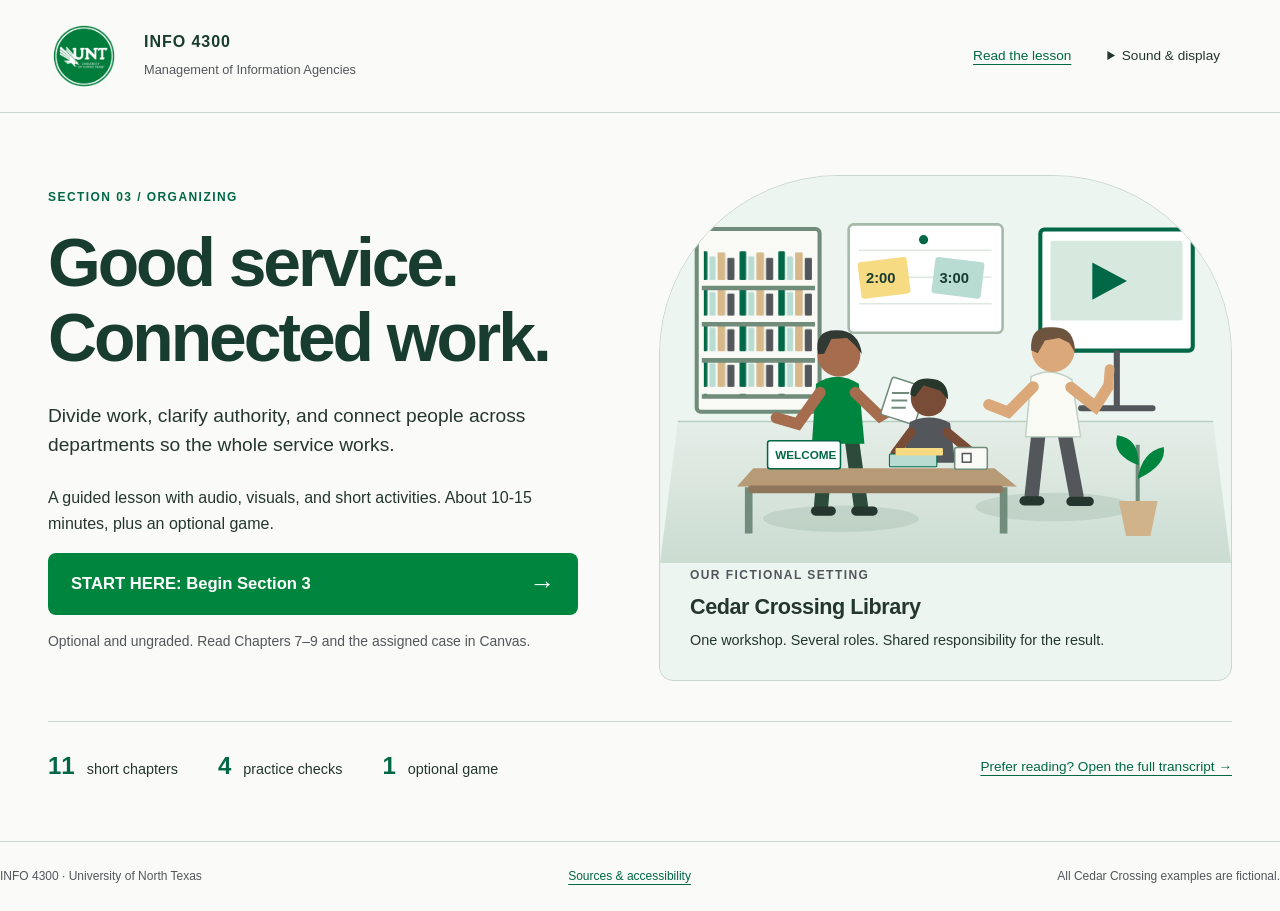
<file: index.html>
<!doctype html>
<html lang="en">
<head>
  <meta charset="utf-8">
  <meta name="viewport" content="width=device-width, initial-scale=1">
  <meta name="theme-color" content="#006747">
  <meta name="description" content="An optional INFO 4300 lesson on organizational culture, specialization, coordination, and adaptive structures. Recorded narration, practice, a full transcript, and Library Loot Drop.">
  <title>Section 3: Organizing | INFO 4300</title>
  <link rel="stylesheet" href="styles.css">
  <script defer src="lesson-data.js"></script>
  <script defer src="audio-data.js"></script>
  <script defer src="app.js"></script>
</head>
<body>
<a class="skip-link" href="#main">Skip to main content</a>
<header class="site-header">
  <div class="identity"><img src="unt-circle-logo.png" width="72" height="72" alt="University of North Texas"><div><strong>INFO 4300</strong><span>Management of Information Agencies</span></div></div>
  <nav class="header-nav" aria-label="Resources"><a href="transcript.html">Read the lesson</a><details class="settings"><summary>Sound &amp; display</summary><div><label><input type="checkbox" id="mute-all"> Mute narration</label><label for="narration-volume">Narration volume</label><input id="narration-volume" type="range" min="0" max="1" step="0.05" value="1"><label><input type="checkbox" id="reduce-motion"> Reduce motion</label><p>Audio starts only when you press Play. The game has separate sound controls.</p></div></details></nav>
</header>
<main id="main" tabindex="-1">
  <section id="home" class="home">
    <div class="hero-copy"><p class="eyebrow">SECTION 03 / ORGANIZING</p><h1>Good service.<br>Connected work.</h1><p class="hero-intro">Divide work, clarify authority, and connect people across departments so the whole service works.</p><p class="start-description">A guided lesson with audio, visuals, and short activities. About 10-15 minutes, plus an optional game.</p><button id="start" class="button primary start">START HERE: Begin Section 3 <span aria-hidden="true">→</span></button><p class="small hero-note">Optional and ungraded. Read Chapters 7–9 and the assigned case in Canvas.</p></div>
    <figure class="hero-art"><img src="cedar-workshop.svg" width="1120" height="760" alt="Illustration of Cedar Crossing staff preparing a workshop, with a schedule board, welcome table, materials, and equipment. Conflicting times and unchecked supplies signal coordination gaps."><figcaption><span class="small-label">OUR FICTIONAL SETTING</span><strong>Cedar Crossing Library</strong><span>One workshop. Several roles. Shared responsibility for the result.</span></figcaption></figure>
    <div class="home-bottom"><span><b>11</b> short chapters</span><span><b>4</b> practice checks</span><span><b>1</b> optional game</span><a href="transcript.html">Prefer reading? Open the full transcript →</a></div>
  </section>
  <section id="lesson" class="lesson-shell" hidden aria-label="Guided lesson">
    <aside class="lesson-menu"><p class="eyebrow">YOUR ROUTE</p><nav aria-label="Lesson chapters" id="chapter-nav"></nav><button class="text-button" id="go-home">← Lesson home</button><a class="text-link" href="transcript.html">Full reading alternative</a><button class="text-button" id="jump-game">Optional game →</button></aside>
    <div class="lesson-main"><div class="mobile-chapters"><label for="chapter-select">Jump to chapter</label><select id="chapter-select"></select></div>
      <div class="lesson-meta"><span id="chapter-kicker" class="eyebrow"></span><span id="progress-text"></span></div><progress id="lesson-progress" max="11" value="1" aria-label="Current chapter position"></progress>
      <h1 id="chapter-title" tabindex="-1"></h1>
      <ol id="route" class="route" aria-label="Organizing route"></ol>
      <p class="route-note">An original teaching diagram. Review feeds the next organizing decision.</p>
      <section class="media-panel" aria-label="Recorded narration"><div class="audio-row"><audio id="narration" controls preload="metadata" aria-label="Chapter narration"></audio><button id="replay" class="compact">Replay</button><label class="speed-label" for="speed">Speed <select id="speed"><option value="0.75">0.75×</option><option value="1" selected>1×</option><option value="1.25">1.25×</option><option value="1.5">1.5×</option><option value="2">2×</option></select></label></div><div id="media-error" role="status" hidden>Audio is unavailable. You can read this chapter below or open the full transcript.</div><div class="caption-row"><span class="small-label">CAPTIONS</span><button id="toggle-captions" class="text-button" aria-pressed="true">Hide captions</button></div><p id="captions" class="captions" aria-live="off">Press Play to hear this chapter. Captions appear here.</p><p class="audio-credit">Recorded AI narration · Kokoro Heart · <a id="download-audio" href="#" download>Download chapter audio</a></p></section>
      <div id="visual" class="visual"></div>
      <p class="takeaway" id="takeaway"></p>
      <div id="practice-slot"></div>
      <details class="read-chapter" id="chapter-transcript"><summary>Read this chapter</summary><div id="chapter-text"></div><p><a id="caption-download" href="#" download>Download timed captions (VTT)</a></p></details>
      <details class="explore"><summary>Explore more</summary><div id="explore-content"></div></details>
      <div class="lesson-pagination"><button id="previous" class="button secondary">← Back</button><span id="page-label"></span><button id="next" class="button primary">Next →</button></div>
    </div>
  </section>
  <section id="game" class="game-section" hidden aria-labelledby="game-heading" tabindex="-1">
    <div class="game-heading-row"><div><p class="eyebrow">OPTIONAL / ABOUT 2 MINUTES</p><h1 id="game-heading" tabindex="-1">Library Loot Drop</h1></div><button id="skip-game" class="button secondary">Skip game</button></div>
    <p class="game-intro">Catch a statement in the right basket. A little library knowledge, a few golden books, and absolutely no overdue fines.</p>
    <div class="game-settings"><fieldset><legend>Choose your pace</legend><label><input type="radio" name="game-mode" value="timed" checked> Timed drop</label><label><input type="radio" name="game-mode" value="untimed"> Untimed cards</label></fieldset><label><input type="checkbox" id="game-shortcuts" checked> Use 1, 2, 3 keys when the game has focus</label><button id="game-sound" class="compact" aria-pressed="false">Sounds off</button></div>
    <div class="game-toolbar"><span>Score <b id="score">0</b></span><span>Lives <b id="lives">3</b></span><span>Streak <b id="streak">0</b></span><span>Best on this device <b id="best">0</b></span></div>
    <div id="game-board" class="game-board" role="group" tabindex="0" aria-label="Library Loot Drop play area. Choose True, False, or It depends.">
      <div class="game-board-top"><span id="round-label">Ready to shelve a few ideas?</span><span id="clock" aria-hidden="true"></span></div>
      <div id="drop-zone" class="drop-zone"><div id="book-card" class="book-card"><span id="gold-label" class="small-label">START WITH A PRACTICE TURN</span><p id="statement">Choose timed or untimed mode, then start. Questions pause for feedback after every answer.</p></div></div>
      <div id="baskets" class="baskets"><button data-basket="0" disabled><span class="basket-number" aria-hidden="true">1</span>True</button><button data-basket="1" disabled><span class="basket-number" aria-hidden="true">2</span>False</button><button data-basket="2" disabled><span class="basket-number" aria-hidden="true">3</span>It depends</button></div>
      <div id="game-feedback" class="game-feedback" role="status"></div>
      <div class="game-actions"><button id="game-start" class="button primary">Start practice</button><button id="game-continue" class="button primary" hidden>Continue →</button><button id="game-pause" class="button secondary" disabled>Pause</button><button id="game-restart" class="text-button">Restart</button></div>
    </div><p class="small">Learning content is the same in both modes. Personal bests are kept separately. No account, shared leaderboard, or course grade.</p><div id="game-announcement" class="sr-only" aria-live="polite"></div>
  </section>
  <section id="finish" class="finish" hidden><p class="eyebrow">TAKE IT INTO YOUR READING</p><h1 id="finish-title" tabindex="-1">Keep the work connected.</h1><p>Purpose. Work. Authority. Coordination. Adaptation.</p><p>Read Chapters 7–9 and <cite>Differential Treatment?</cite> in Canvas, then develop your own case analysis. Check Canvas for the current assignment requirements and deadline.</p><div class="finish-actions"><button id="review-case" class="button primary">Review case preparation</button><button id="replay-game" class="button secondary">Play the optional game</button><a href="transcript.html">Read the full lesson</a></div><p class="small">This optional resource does not record course completion or award credit.</p></section>
</main>
<footer><span>INFO 4300 · University of North Texas</span><a href="sources.html">Sources &amp; accessibility</a><span>All Cedar Crossing examples are fictional.</span></footer>
<noscript><div class="noscript">The guided activities need JavaScript. <a href="transcript.html">Read the complete lesson and activity explanations</a> or play the chapter recordings from the transcript.</div></noscript>
</body>
</html>
</file>
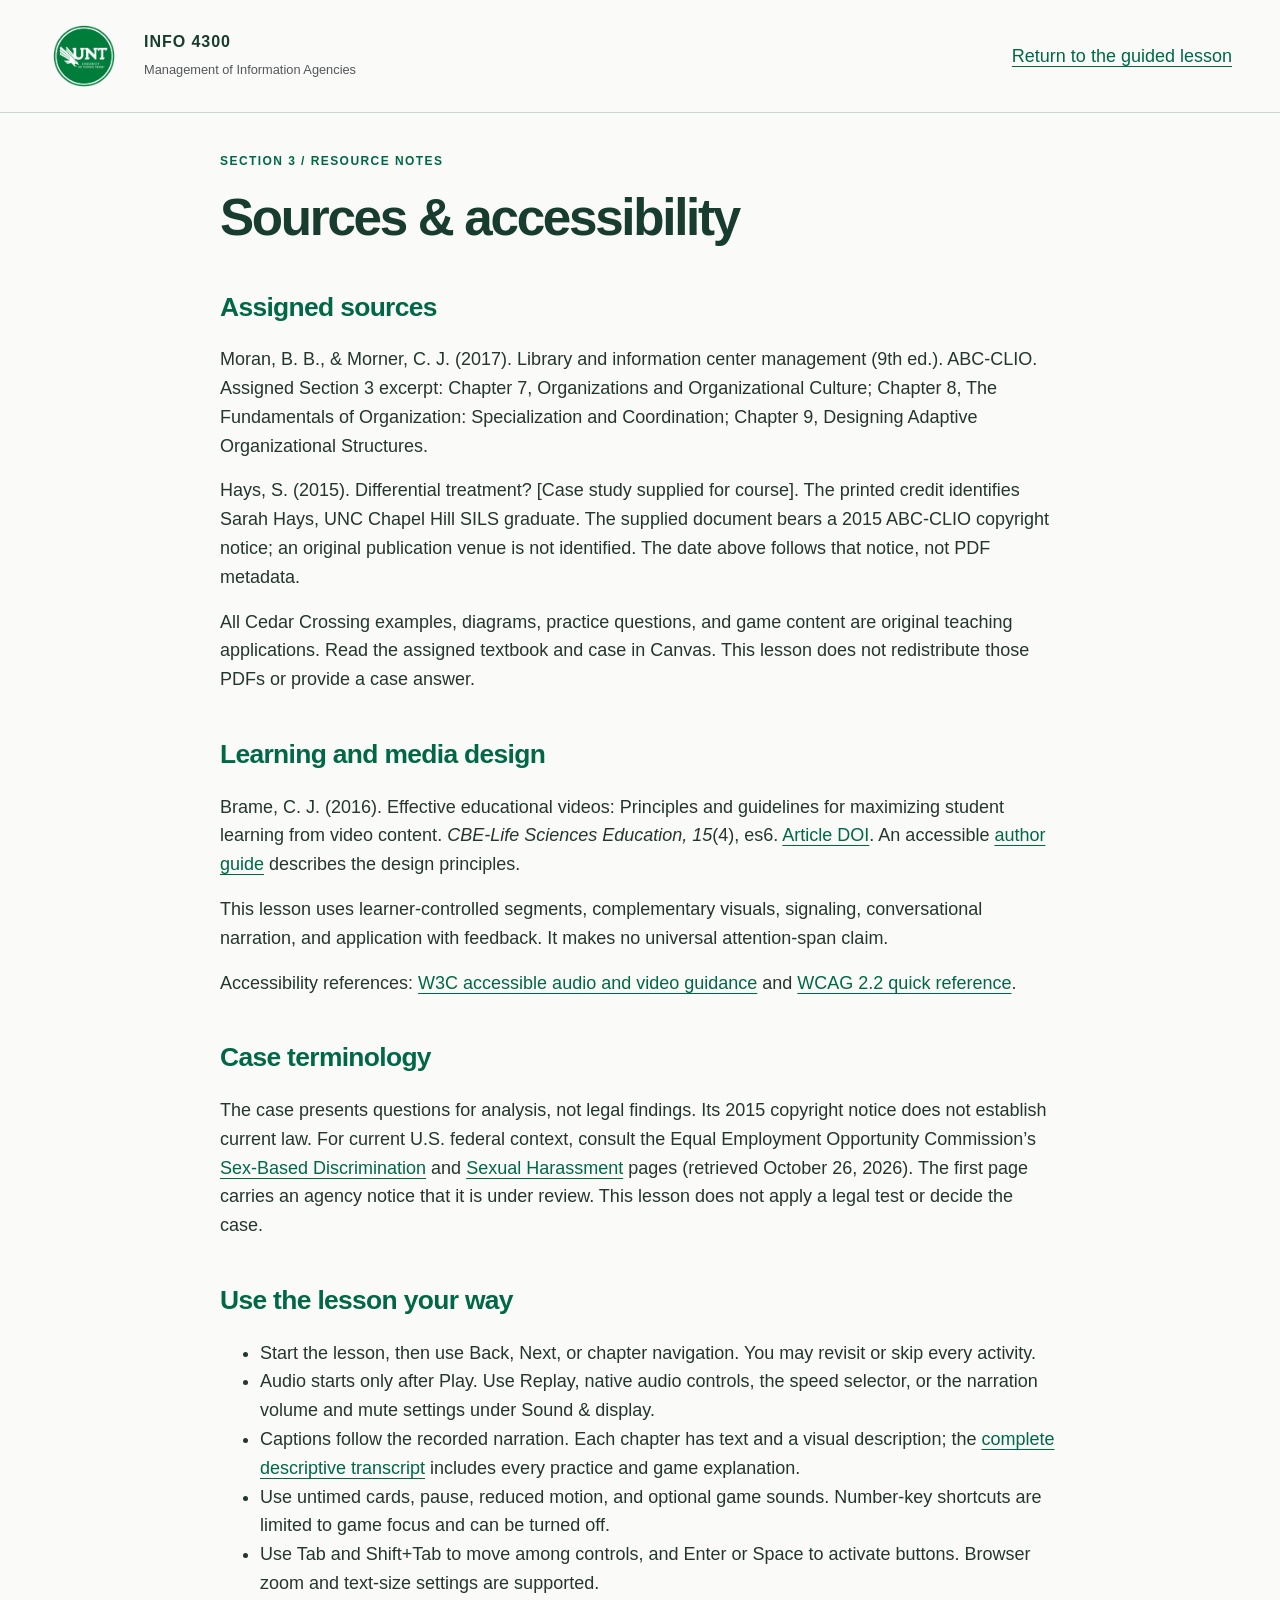
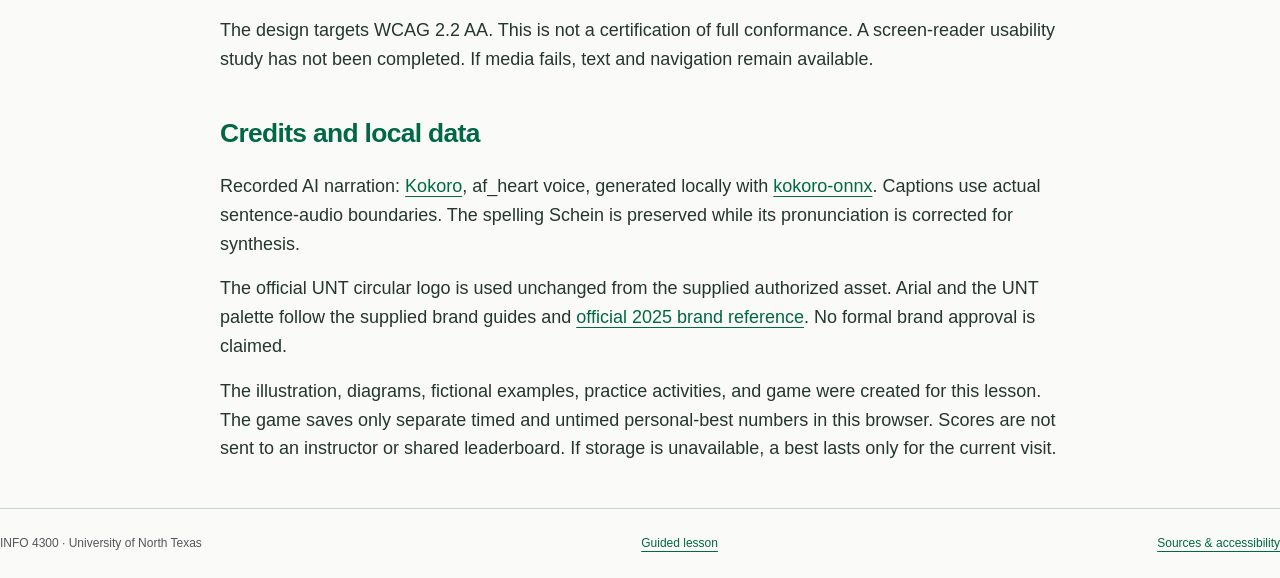
<file: sources.html>
<!doctype html><html lang="en"><head><meta charset="utf-8"><meta name="viewport" content="width=device-width, initial-scale=1"><link rel="stylesheet" href="styles.css"><title>Section 3: Sources and accessibility | INFO 4300</title></head><body><a class="skip-link" href="#reading">Skip to content</a><header class="site-header"><div class="identity"><img src="unt-circle-logo.png" alt="University of North Texas" width="72" height="72"><div><strong>INFO 4300</strong><span>Management of Information Agencies</span></div></div><a href="index.html">Return to the guided lesson</a></header><main id="reading" class="reading-page"><p class="eyebrow">SECTION 3 / RESOURCE NOTES</p><h1>Sources &amp; accessibility</h1><section><h2>Assigned sources</h2><p>Moran, B. B., &amp; Morner, C. J. (2017). Library and information center management (9th ed.). ABC-CLIO. Assigned Section 3 excerpt: Chapter 7, Organizations and Organizational Culture; Chapter 8, The Fundamentals of Organization: Specialization and Coordination; Chapter 9, Designing Adaptive Organizational Structures.</p><p>Hays, S. (2015). Differential treatment? [Case study supplied for course]. The printed credit identifies Sarah Hays, UNC Chapel Hill SILS graduate. The supplied document bears a 2015 ABC-CLIO copyright notice; an original publication venue is not identified. The date above follows that notice, not PDF metadata.</p><p>All Cedar Crossing examples, diagrams, practice questions, and game content are original teaching applications. Read the assigned textbook and case in Canvas. This lesson does not redistribute those PDFs or provide a case answer.
</p></section><section><h2>Learning and media design</h2><p>Brame, C. J. (2016). Effective educational videos: Principles and guidelines for maximizing student learning from video content. <cite>CBE-Life Sciences Education, 15</cite>(4), es6. <a href="https://doi.org/10.1187/cbe.16-03-0125">Article DOI</a>. An accessible <a href="https://cft.vanderbilt.edu/wp-content/uploads/sites/59/Effective_Educational_Videos.pdf">author guide</a> describes the design principles.</p><p>This lesson uses learner-controlled segments, complementary visuals, signaling, conversational narration, and application with feedback. It makes no universal attention-span claim.</p><p>Accessibility references: <a href="https://www.w3.org/WAI/media/av/">W3C accessible audio and video guidance</a> and <a href="https://www.w3.org/WAI/WCAG22/quickref/">WCAG 2.2 quick reference</a>.</p></section><section><h2>Case terminology</h2><p>The case presents questions for analysis, not legal findings. Its 2015 copyright notice does not establish current law. For current U.S. federal context, consult the Equal Employment Opportunity Commission’s <a href="https://www.eeoc.gov/sex-based-discrimination">Sex-Based Discrimination</a> and <a href="https://www.eeoc.gov/sexual-harassment">Sexual Harassment</a> pages (retrieved October 26, 2026). The first page carries an agency notice that it is under review. This lesson does not apply a legal test or decide the case.</p></section><section><h2>Use the lesson your way</h2><ul><li>Start the lesson, then use Back, Next, or chapter navigation. You may revisit or skip every activity.</li><li>Audio starts only after Play. Use Replay, native audio controls, the speed selector, or the narration volume and mute settings under Sound &amp; display.</li><li>Captions follow the recorded narration. Each chapter has text and a visual description; the <a href="transcript.html">complete descriptive transcript</a> includes every practice and game explanation.</li><li>Use untimed cards, pause, reduced motion, and optional game sounds. Number-key shortcuts are limited to game focus and can be turned off.</li><li>Use Tab and Shift+Tab to move among controls, and Enter or Space to activate buttons. Browser zoom and text-size settings are supported.</li></ul><p>The design targets WCAG 2.2 AA. This is not a certification of full conformance. A screen-reader usability study has not been completed. If media fails, text and navigation remain available.</p></section><section><h2>Credits and local data</h2><p>Recorded AI narration: <a href="https://huggingface.co/hexgrad/Kokoro-82M">Kokoro</a>, af_heart voice, generated locally with <a href="https://github.com/thewh1teagle/kokoro-onnx">kokoro-onnx</a>. Captions use actual sentence-audio boundaries. The spelling Schein is preserved while its pronunciation is corrected for synthesis.</p><p>The official UNT circular logo is used unchanged from the supplied authorized asset. Arial and the UNT palette follow the supplied brand guides and <a href="https://news.cvad.unt.edu/images/unt-brand-reference-guide-f2025.pdf">official 2025 brand reference</a>. No formal brand approval is claimed.</p><p>The illustration, diagrams, fictional examples, practice activities, and game were created for this lesson. The game saves only separate timed and untimed personal-best numbers in this browser. Scores are not sent to an instructor or shared leaderboard. If storage is unavailable, a best lasts only for the current visit.</p></section></main><footer><span>INFO 4300 · University of North Texas</span><a href="index.html">Guided lesson</a><a href="sources.html">Sources &amp; accessibility</a></footer></body></html>
</file>
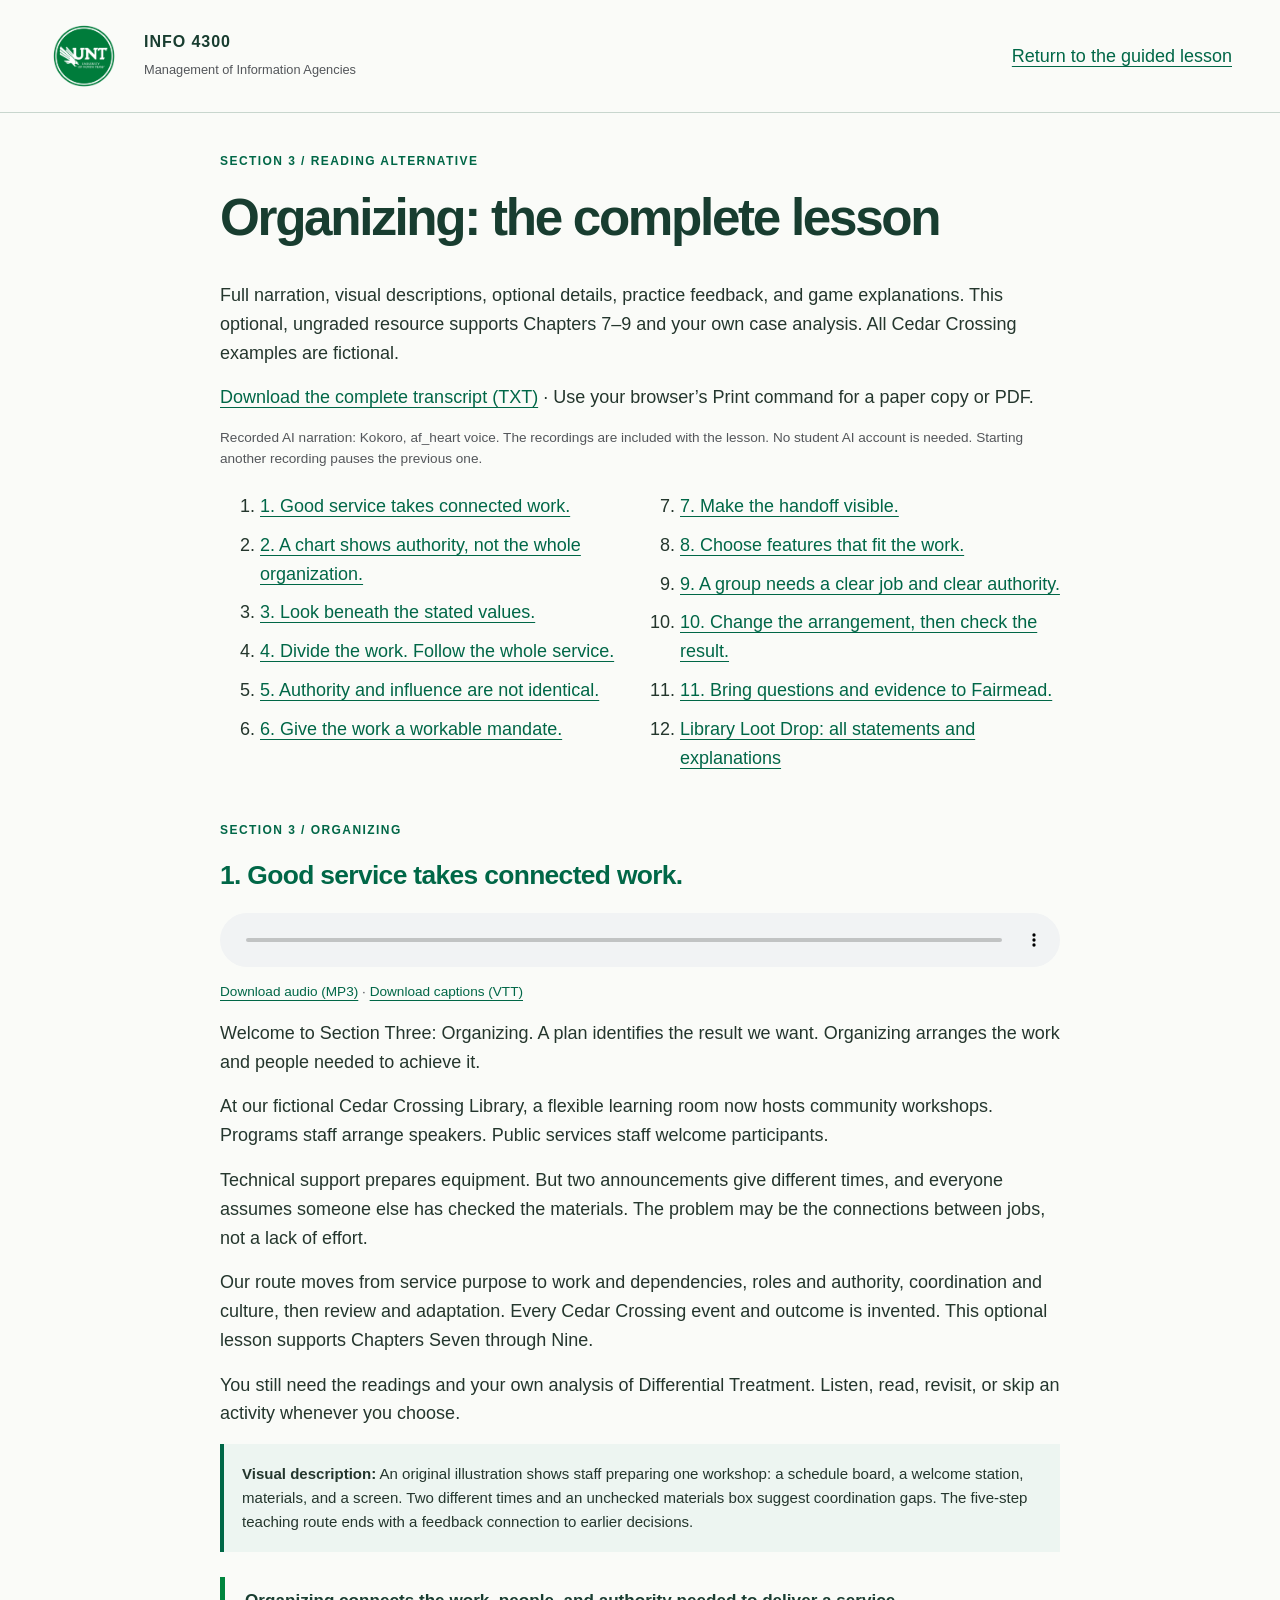
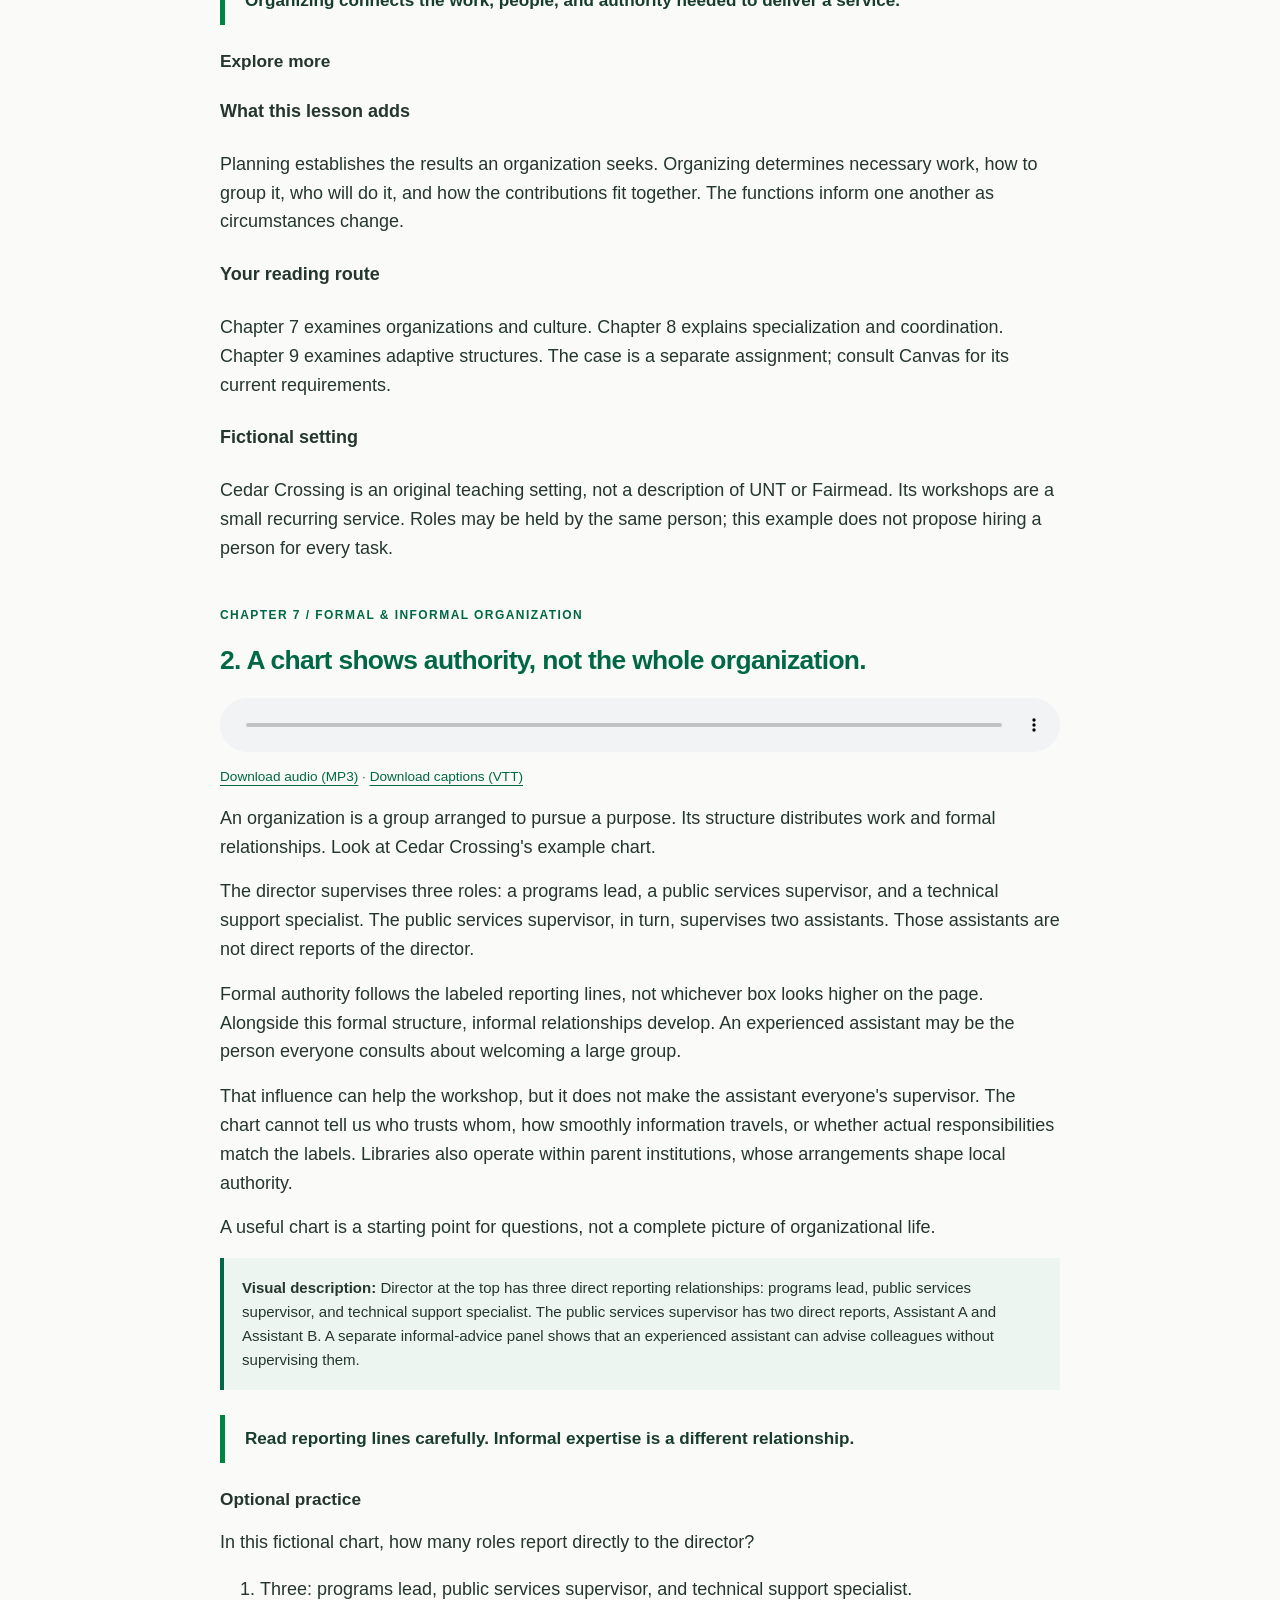
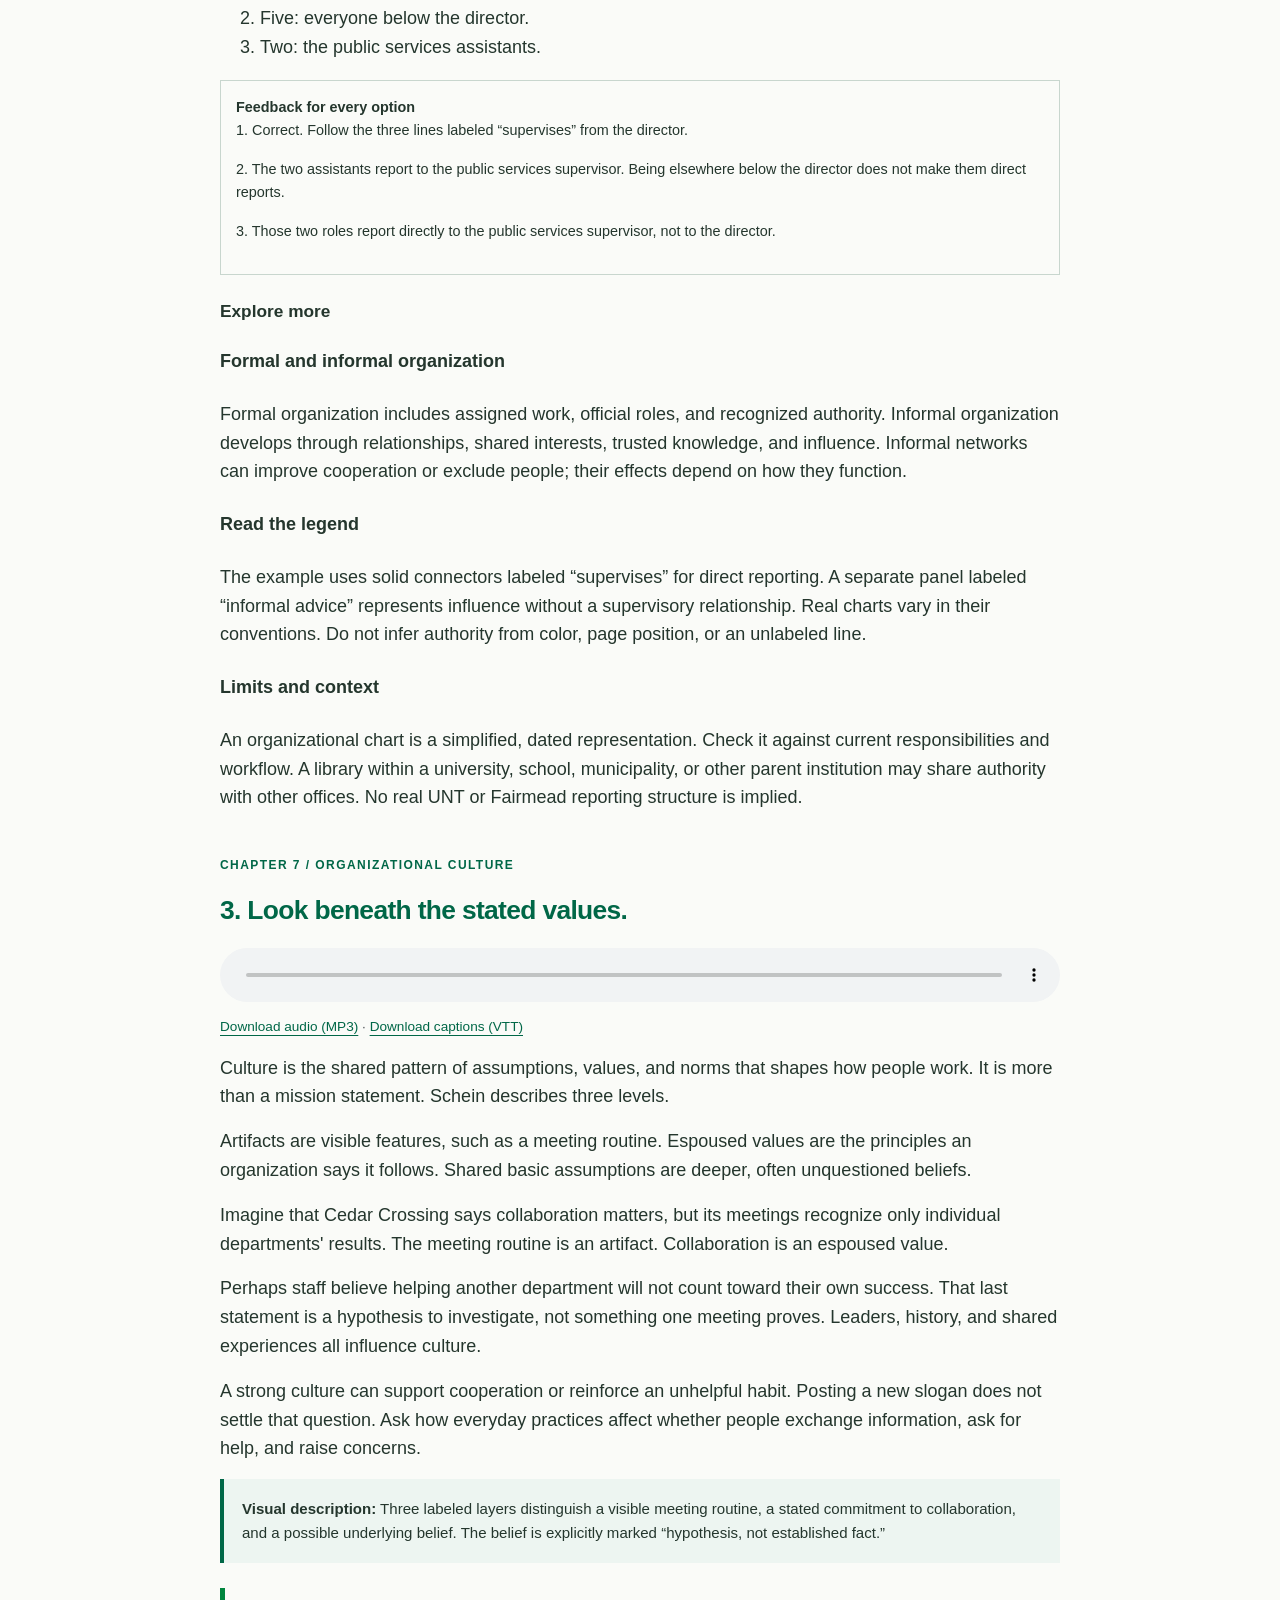
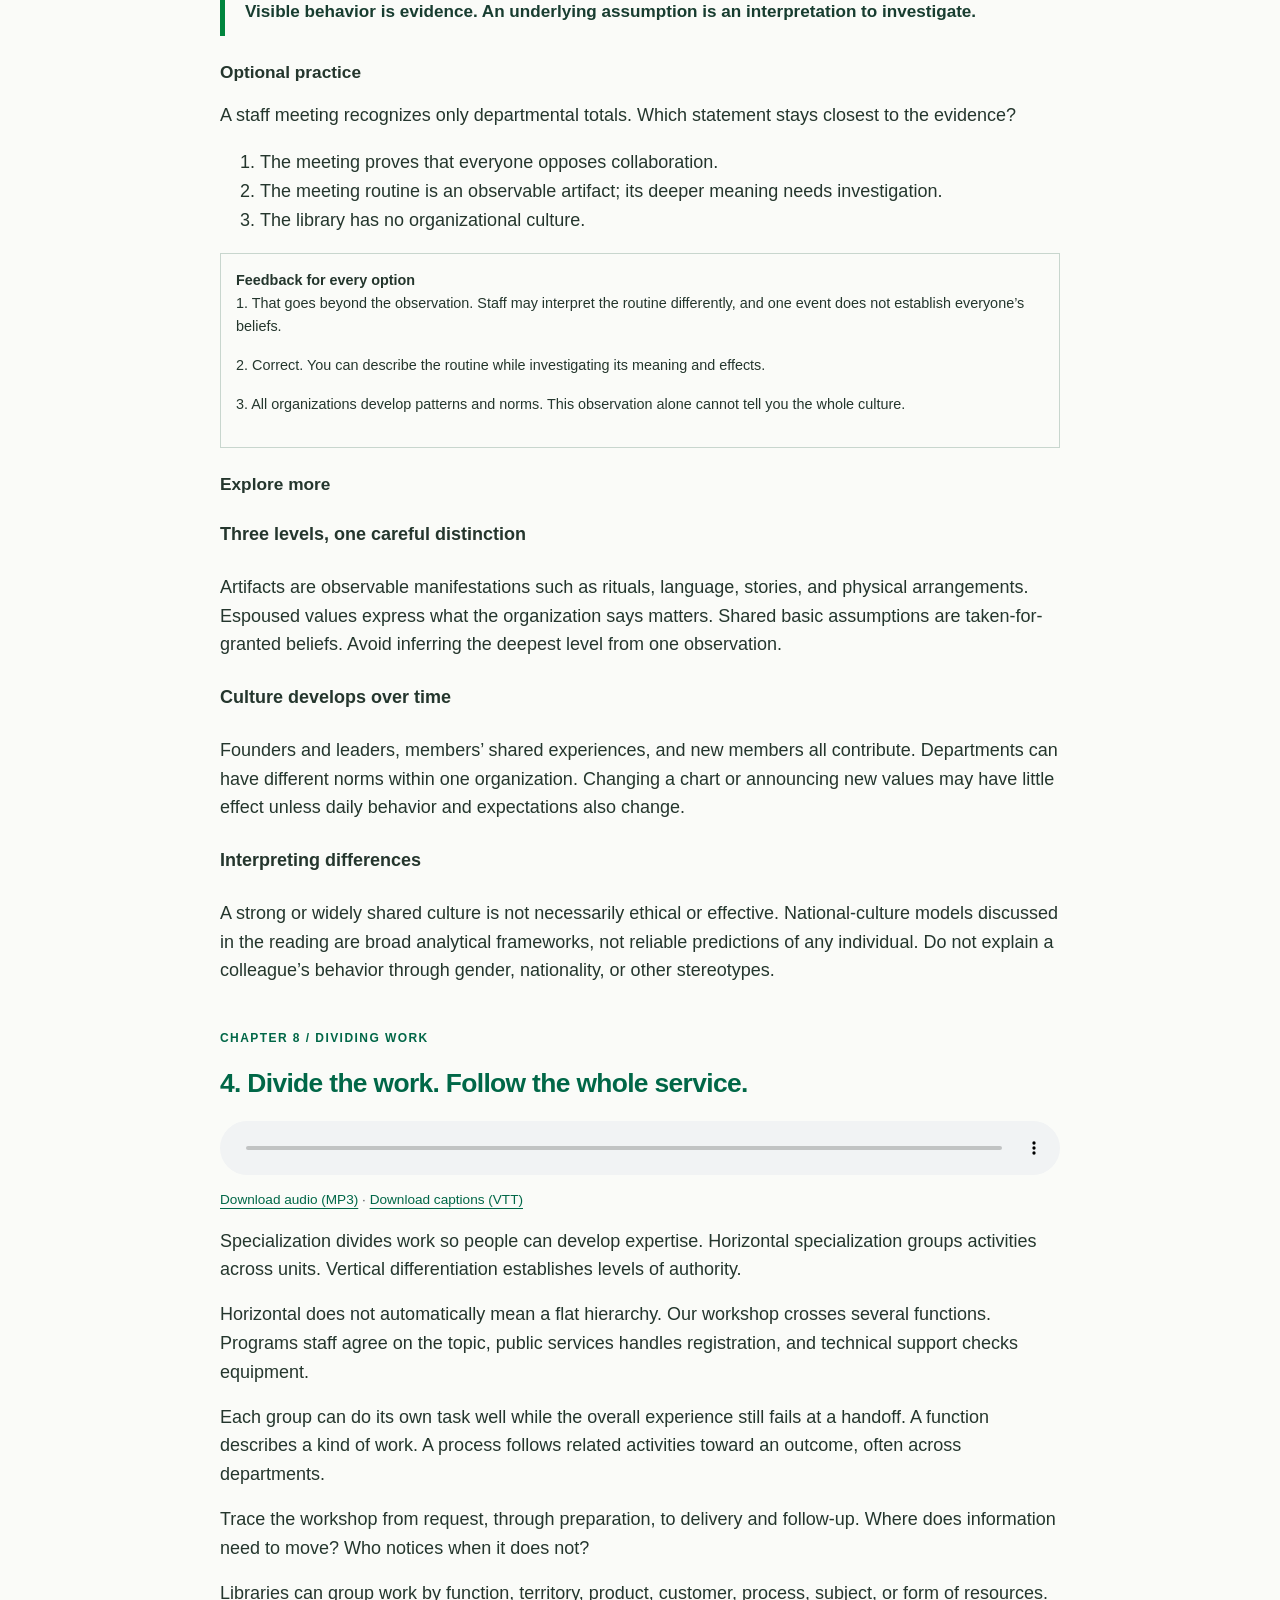
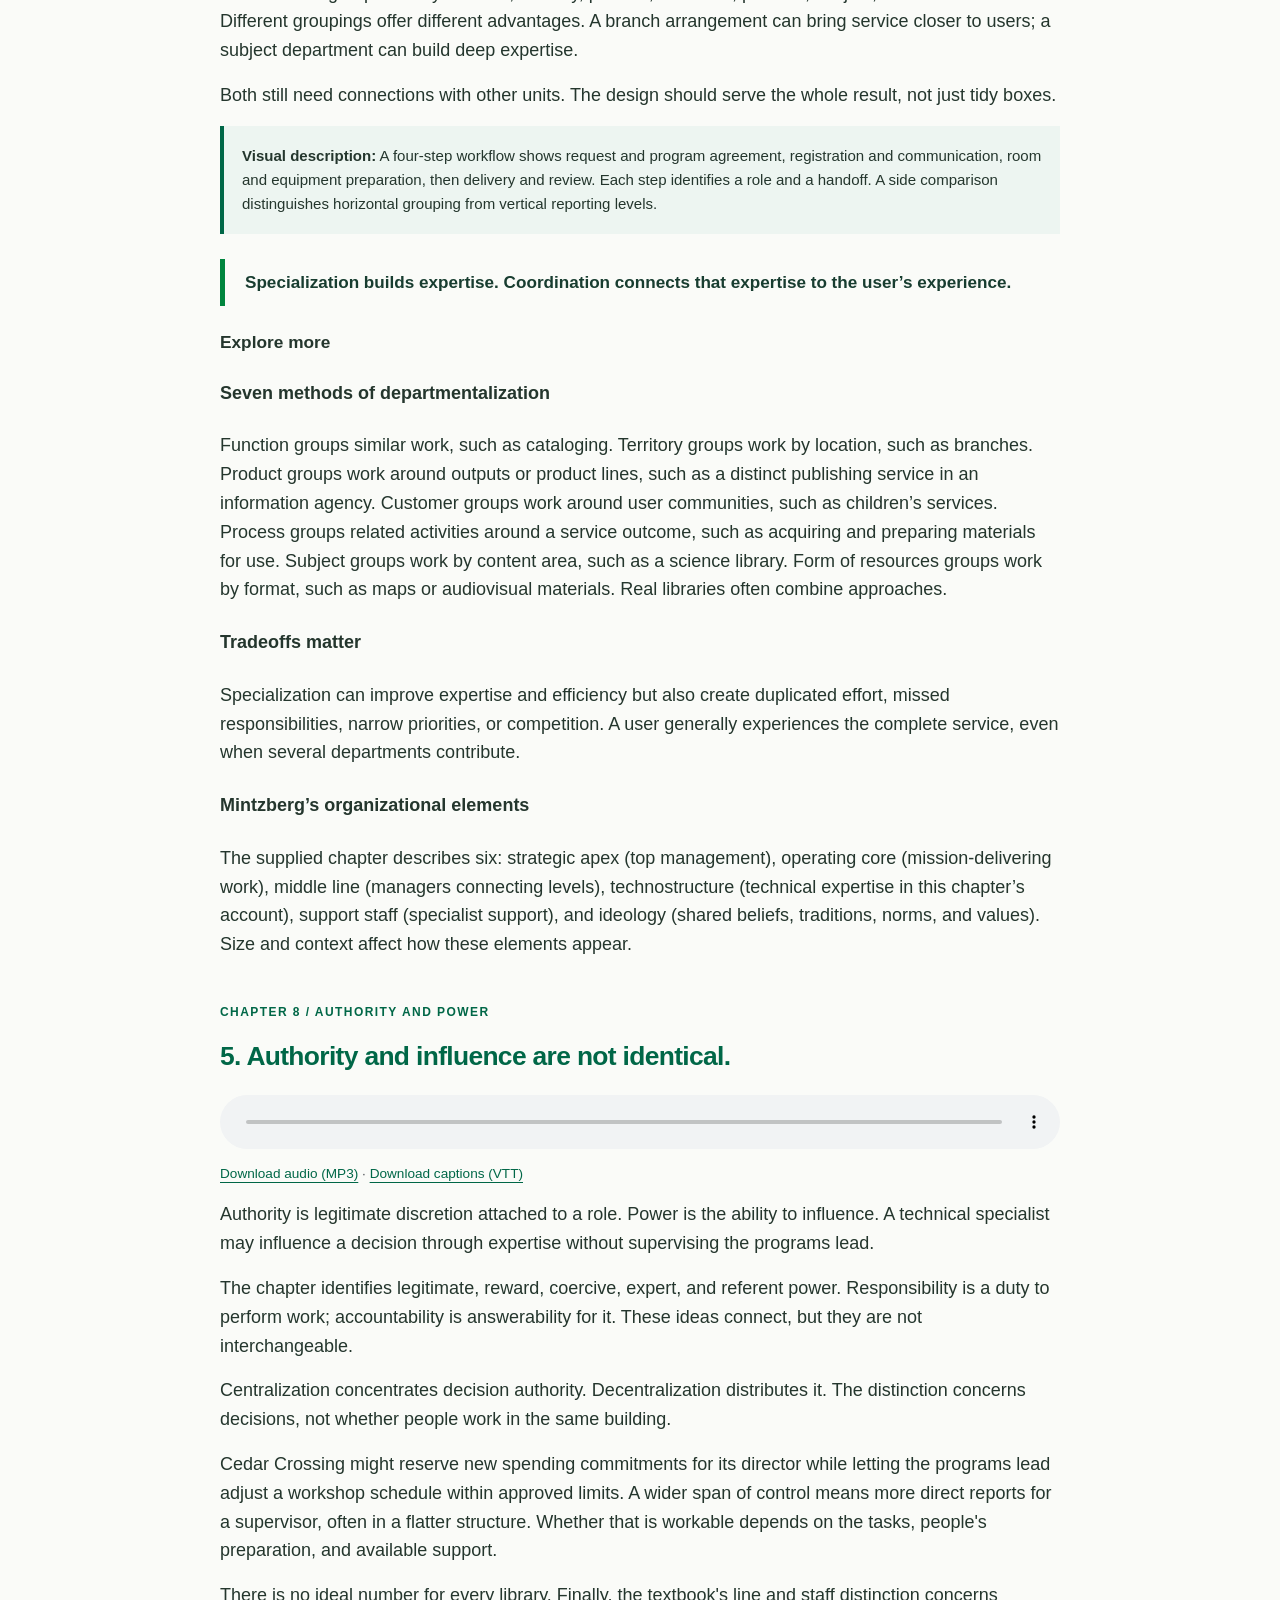
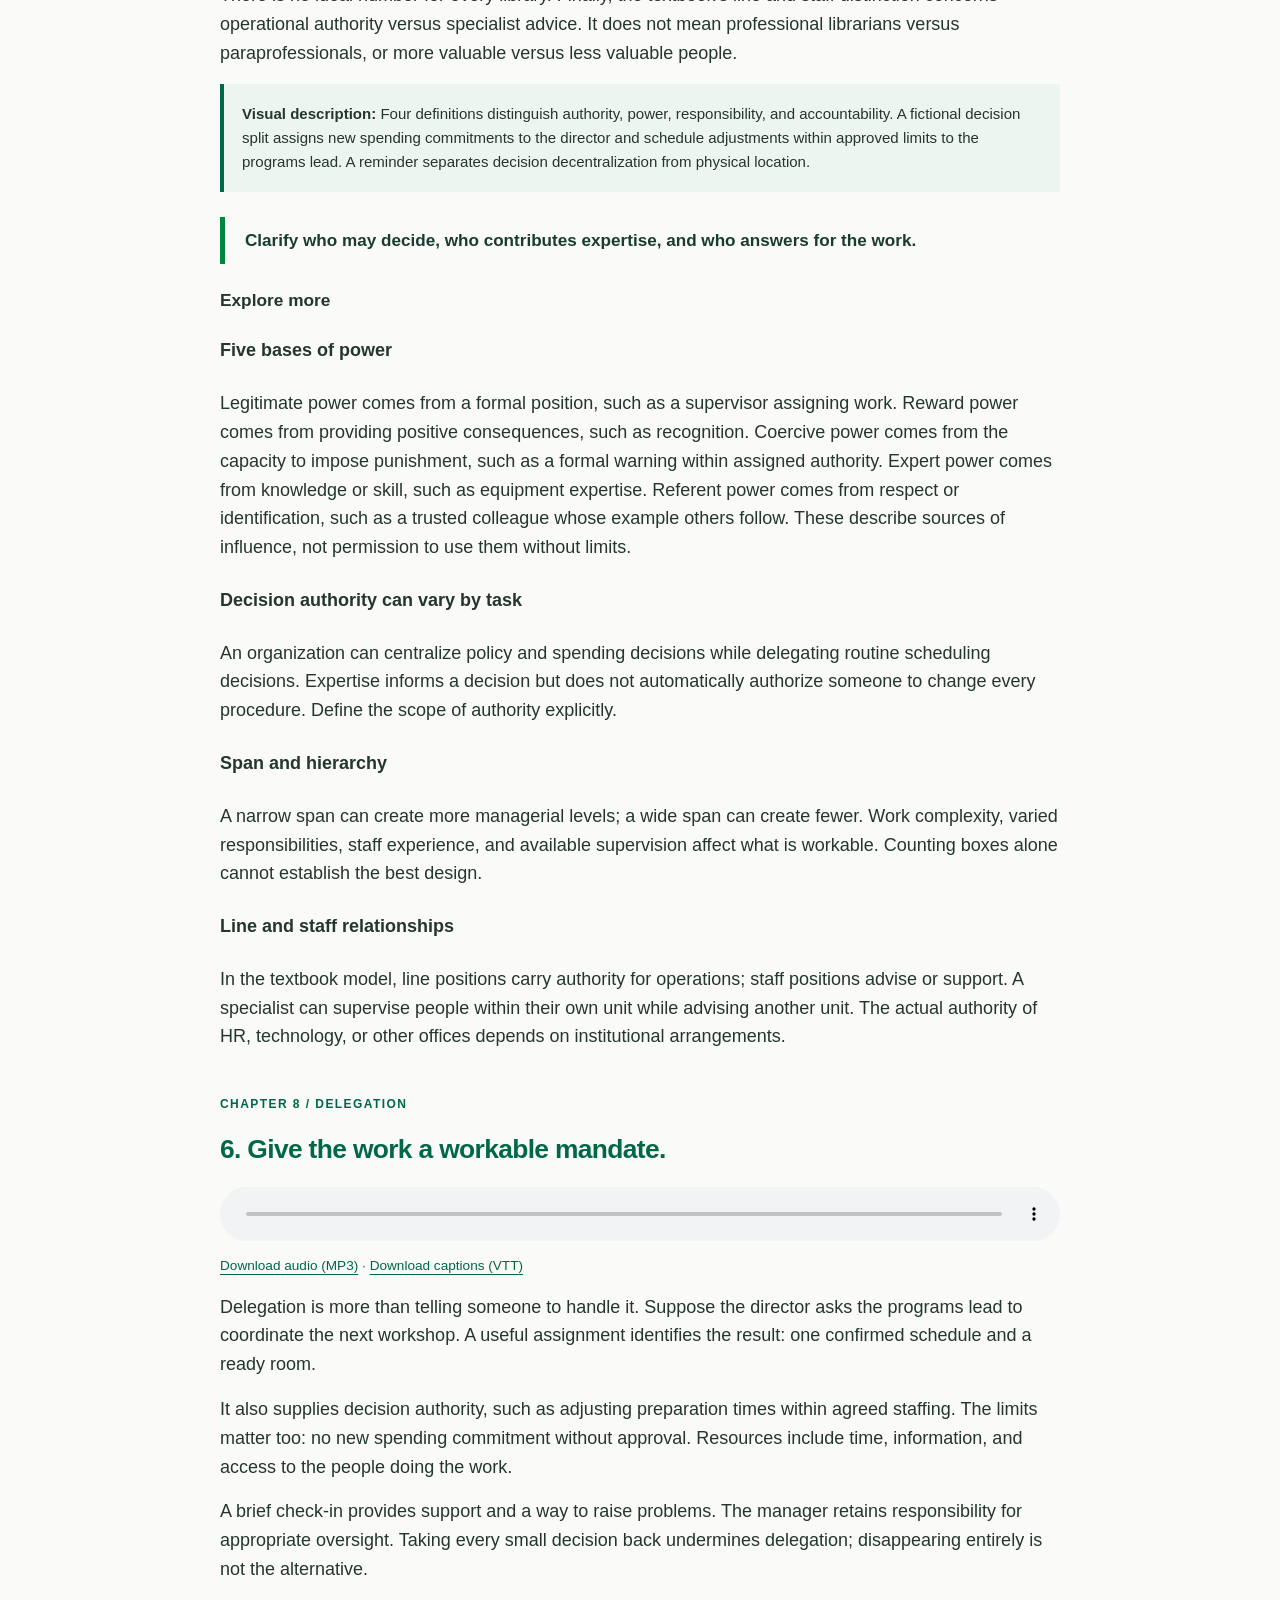
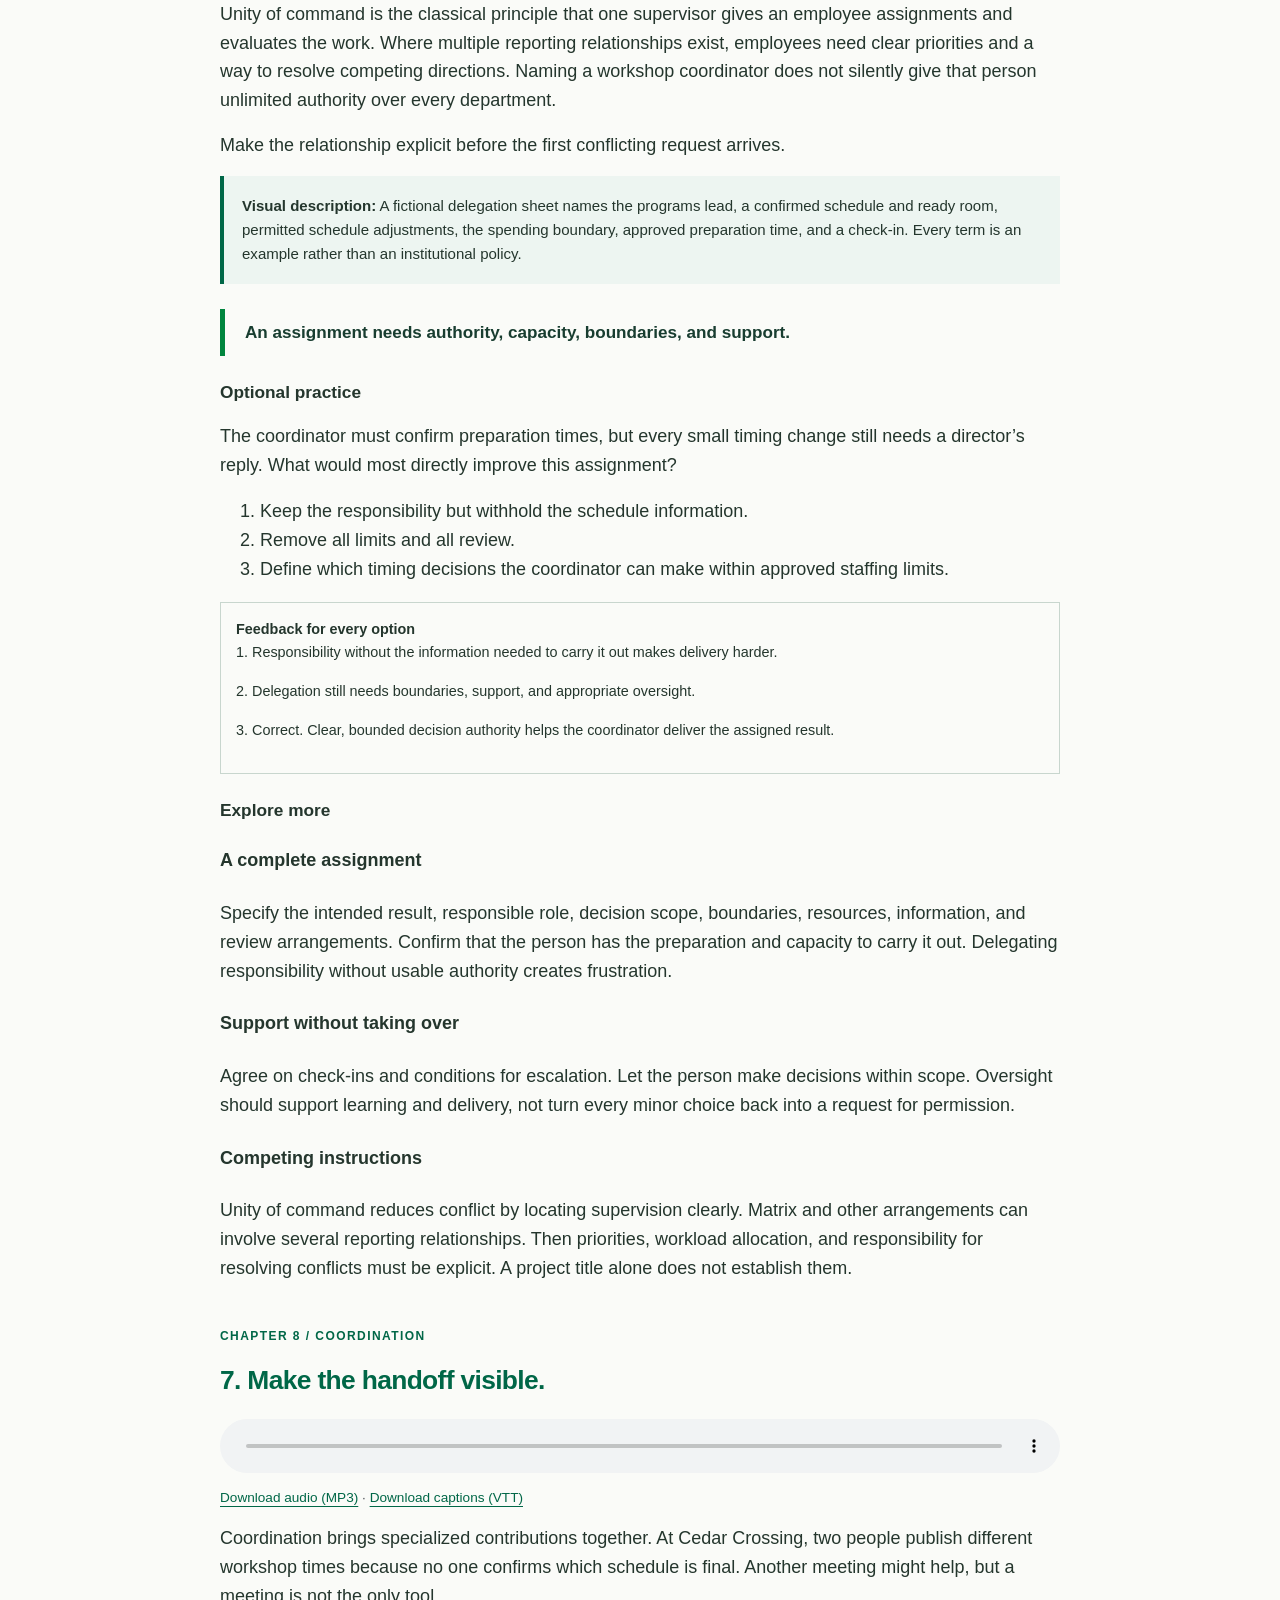
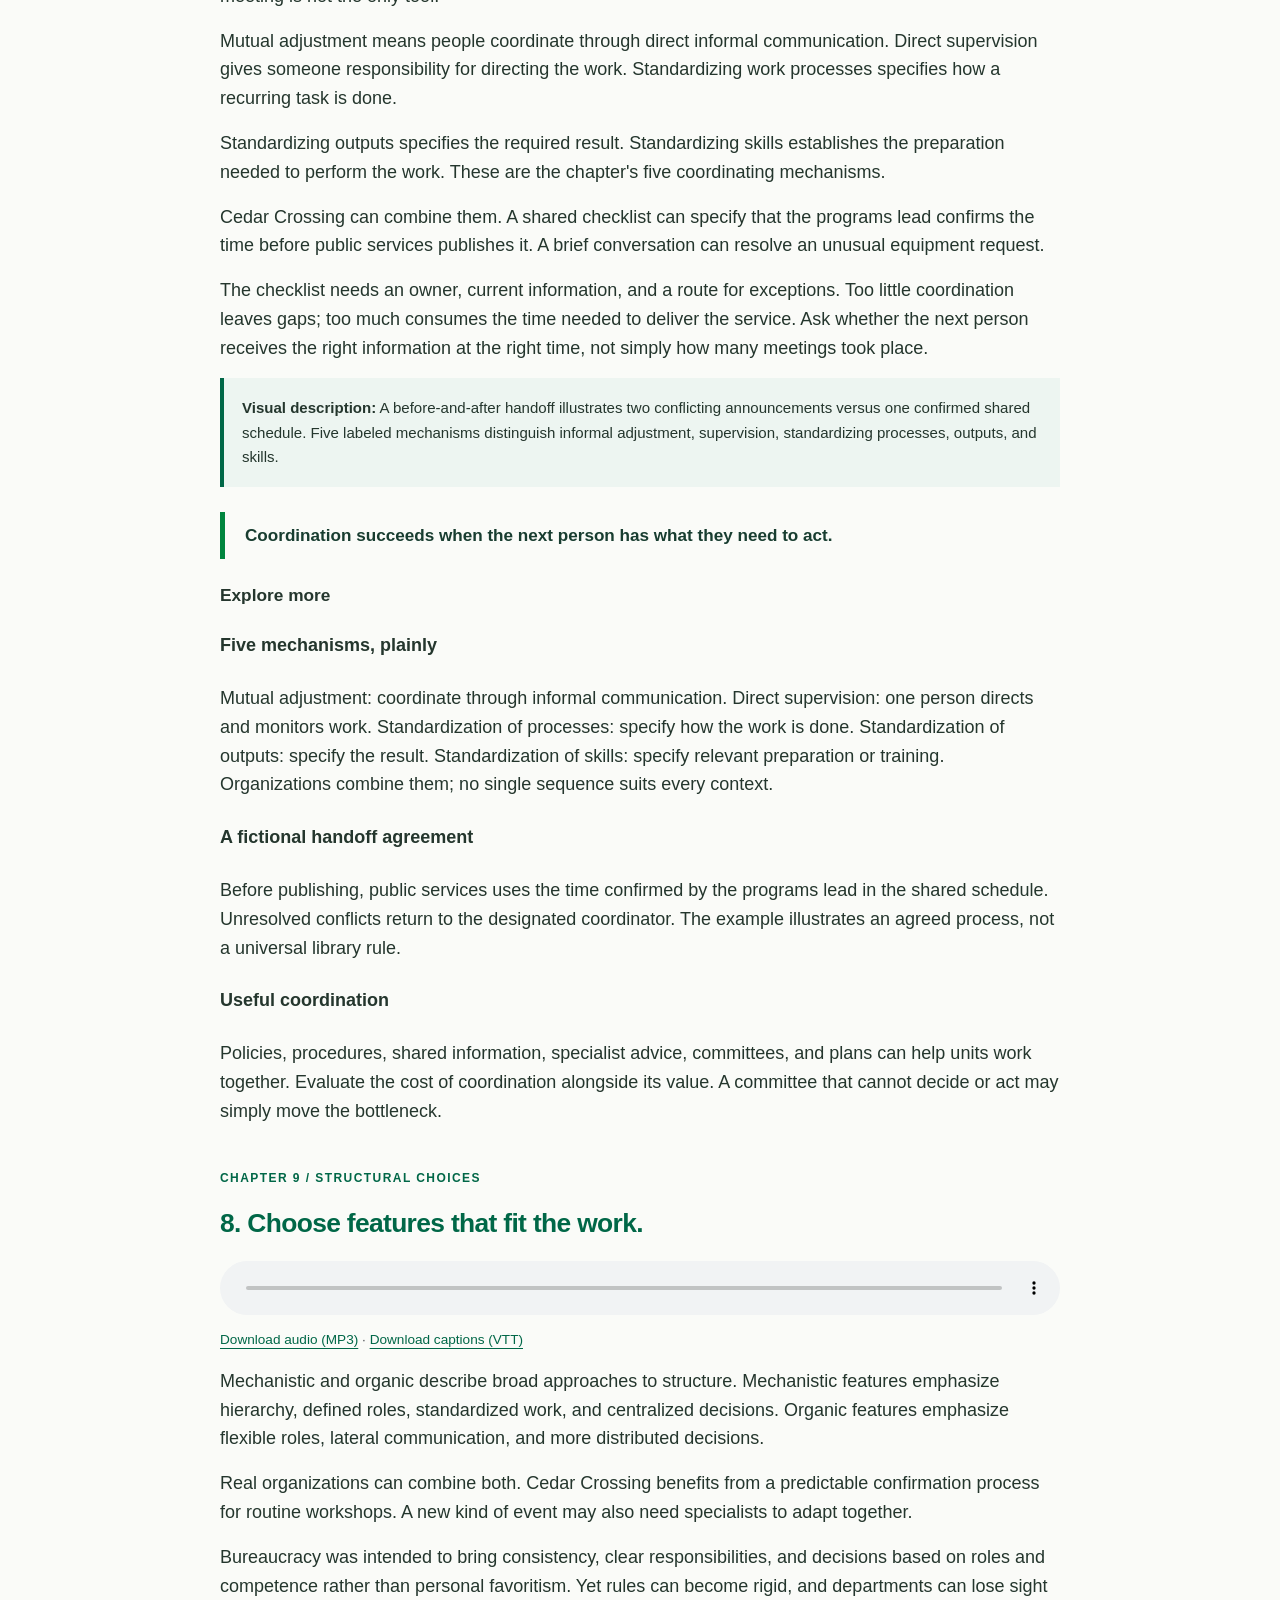
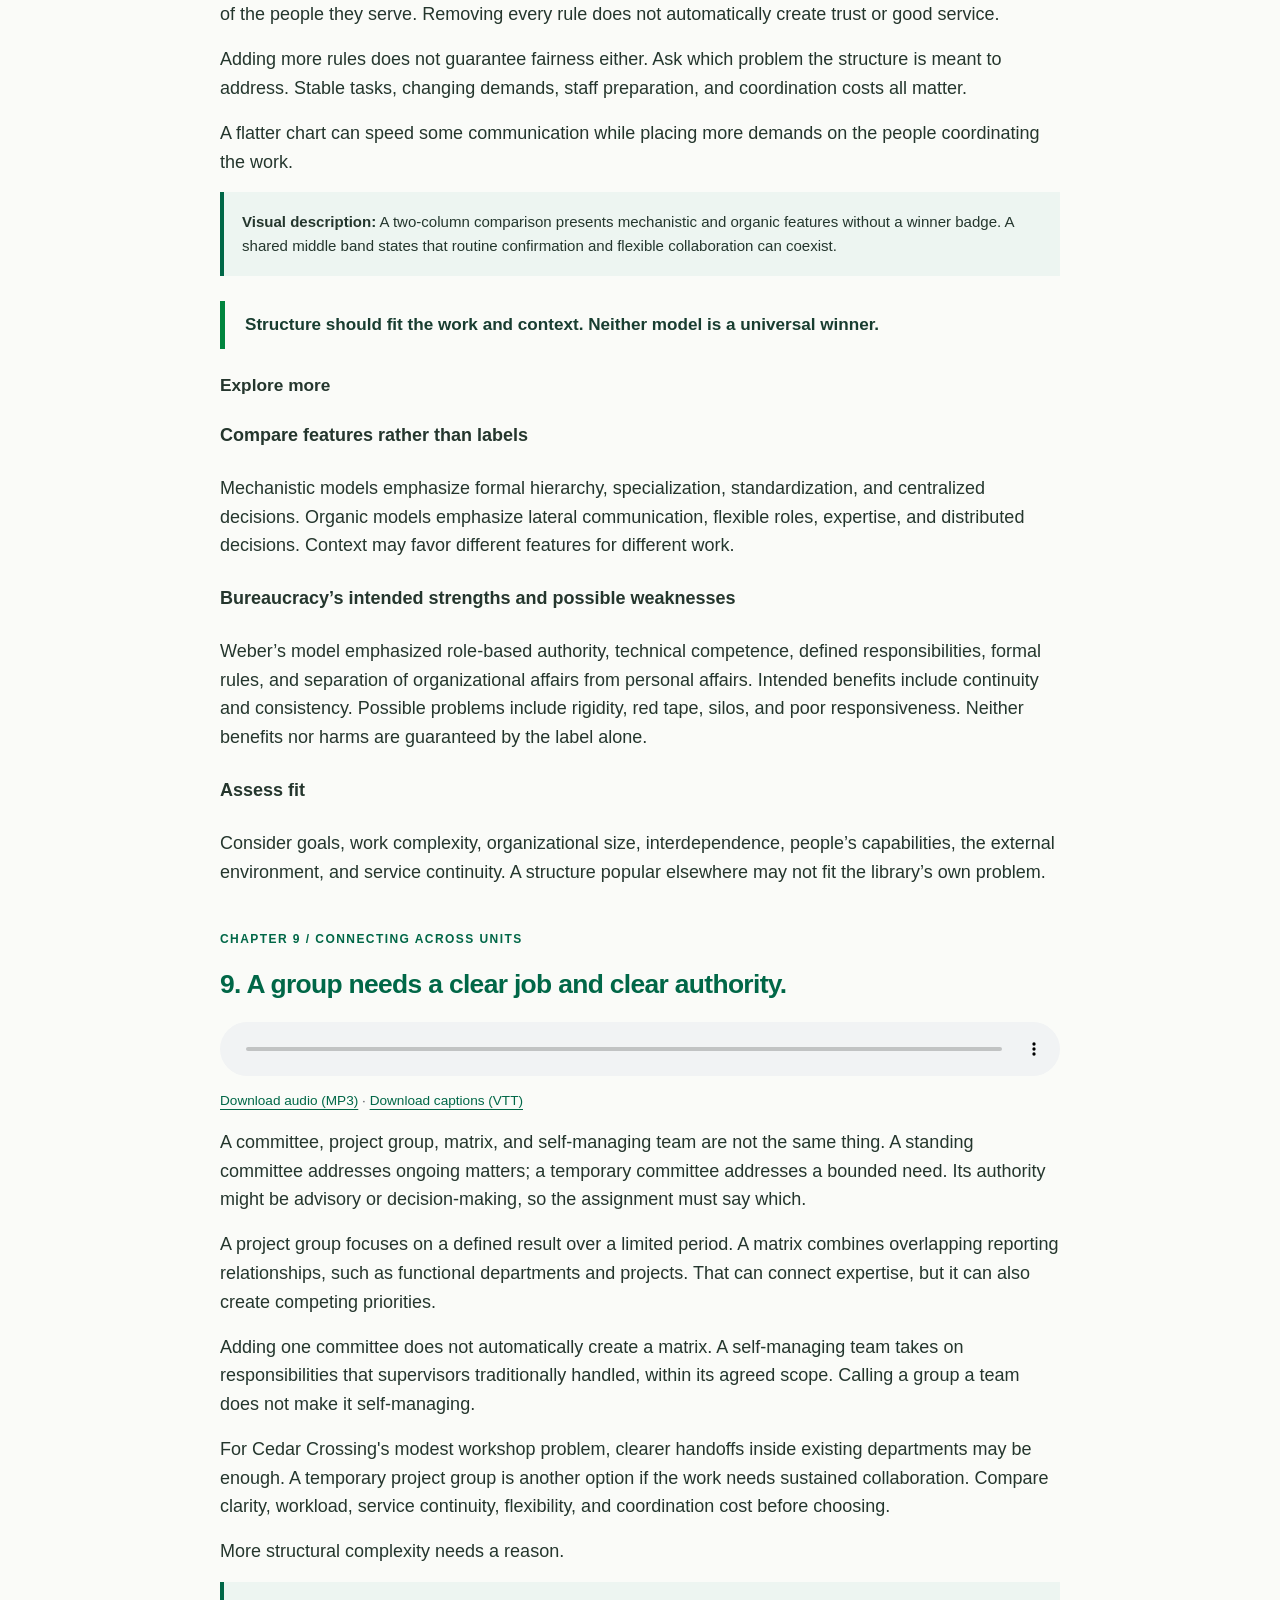
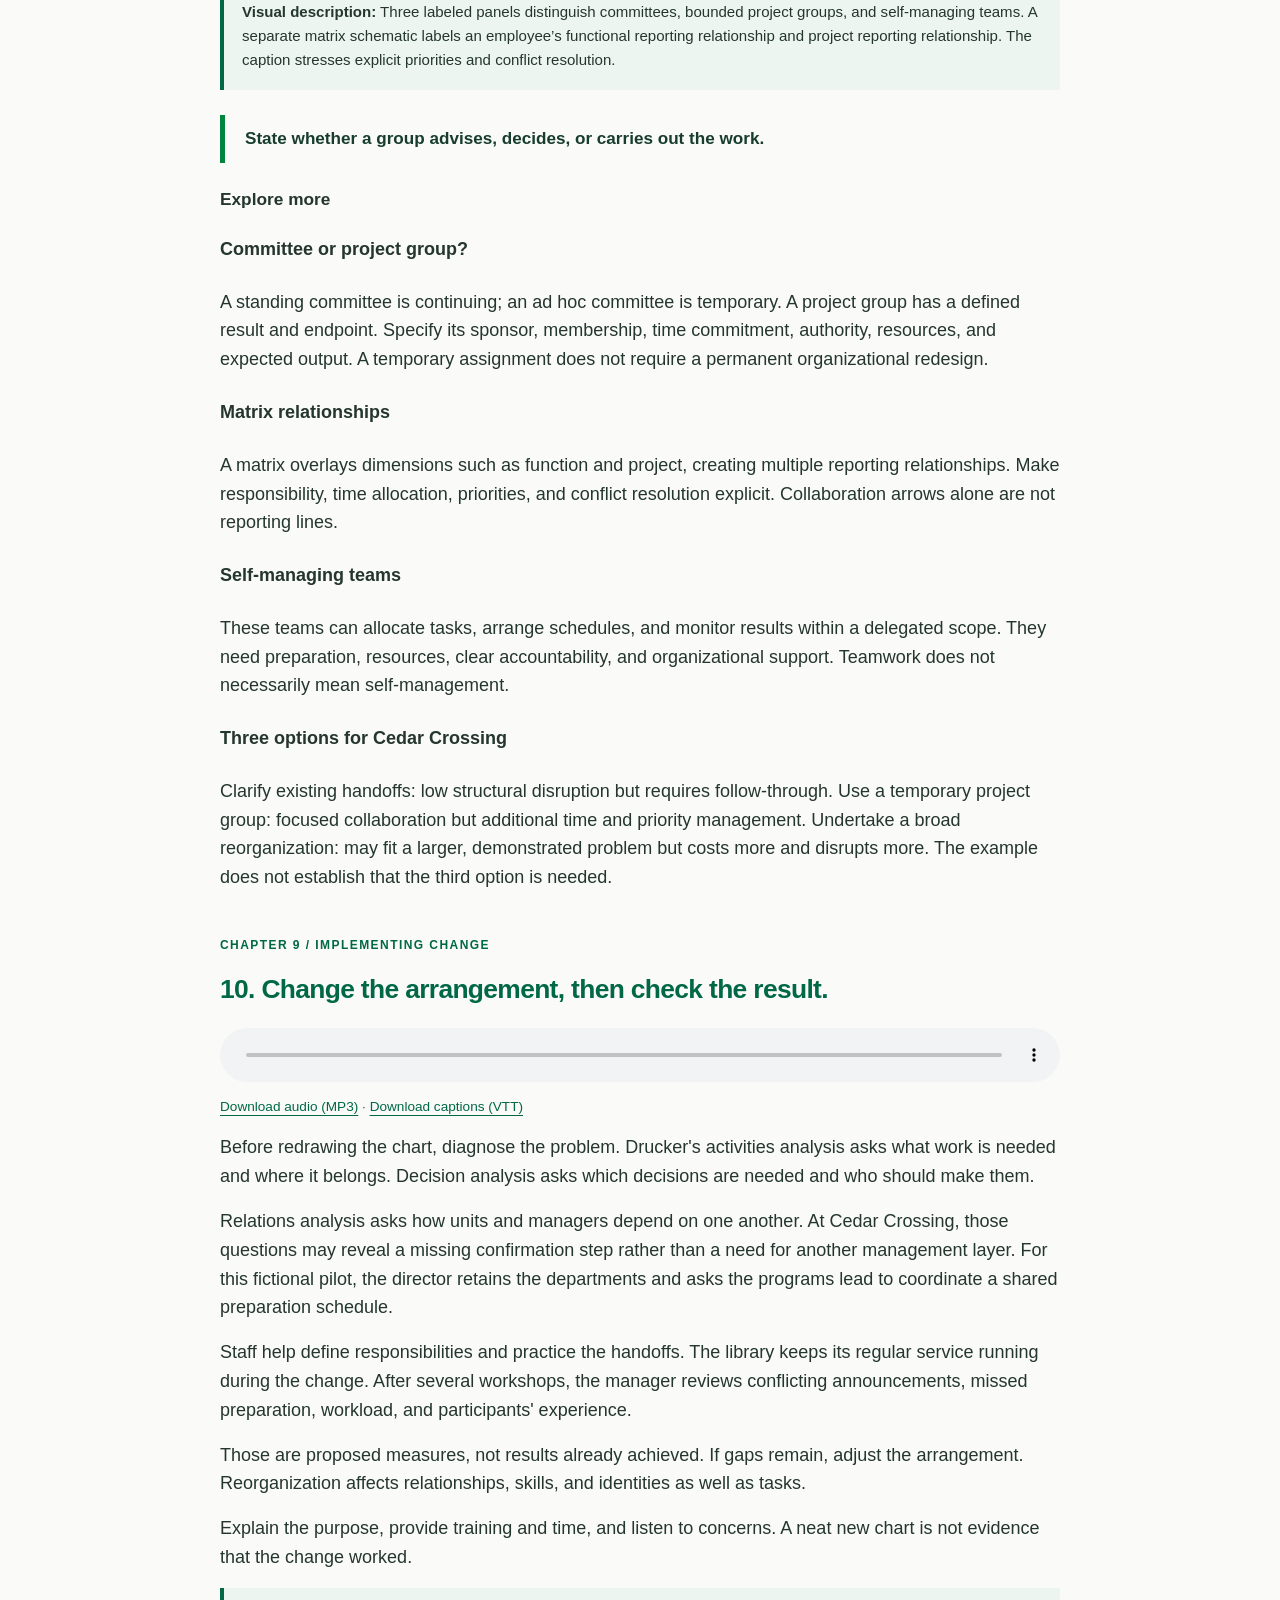
<file: transcript.html>
<!doctype html><html lang="en"><head><meta charset="utf-8"><meta name="viewport" content="width=device-width, initial-scale=1"><link rel="stylesheet" href="styles.css"><title>Section 3: Complete transcript | INFO 4300</title></head><body><a class="skip-link" href="#reading">Skip to content</a><header class="site-header"><div class="identity"><img src="unt-circle-logo.png" alt="University of North Texas" width="72" height="72"><div><strong>INFO 4300</strong><span>Management of Information Agencies</span></div></div><a href="index.html">Return to the guided lesson</a></header><main id="reading" class="reading-page"><p class="eyebrow">SECTION 3 / READING ALTERNATIVE</p><h1>Organizing: the complete lesson</h1><p>Full narration, visual descriptions, optional details, practice feedback, and game explanations. This optional, ungraded resource supports Chapters 7–9 and your own case analysis. All Cedar Crossing examples are fictional.</p><p><a href="transcript.txt" download>Download the complete transcript (TXT)</a> · Use your browser’s Print command for a paper copy or PDF.</p><p class="small">Recorded AI narration: Kokoro, af_heart voice. The recordings are included with the lesson. No student AI account is needed. Starting another recording pauses the previous one.</p><nav aria-label="Transcript chapters"><ol class="reading-toc"><li><a href="#welcome">1. Good service takes connected work.</a></li><li><a href="#structure">2. A chart shows authority, not the whole organization.</a></li><li><a href="#culture">3. Look beneath the stated values.</a></li><li><a href="#specialization">4. Divide the work. Follow the whole service.</a></li><li><a href="#authority">5. Authority and influence are not identical.</a></li><li><a href="#delegation">6. Give the work a workable mandate.</a></li><li><a href="#coordination">7. Make the handoff visible.</a></li><li><a href="#design">8. Choose features that fit the work.</a></li><li><a href="#teams">9. A group needs a clear job and clear authority.</a></li><li><a href="#adaptation">10. Change the arrangement, then check the result.</a></li><li><a href="#case">11. Bring questions and evidence to Fairmead.</a></li><li><a href="#game-explanations">Library Loot Drop: all statements and explanations</a></li></ol></nav><section id="welcome"><p class="eyebrow">SECTION 3 / ORGANIZING</p><h2>1. Good service takes connected work.</h2><audio controls preload="none" aria-label="Narration for Good service takes connected work." src="narration-welcome.mp3"></audio><p class="small"><a href="narration-welcome.mp3" download>Download audio (MP3)</a> · <a href="narration-welcome.vtt" download>Download captions (VTT)</a></p><p>Welcome to Section Three: Organizing. A plan identifies the result we want. Organizing arranges the work and people needed to achieve it.</p><p>At our fictional Cedar Crossing Library, a flexible learning room now hosts community workshops. Programs staff arrange speakers. Public services staff welcome participants.</p><p>Technical support prepares equipment. But two announcements give different times, and everyone assumes someone else has checked the materials. The problem may be the connections between jobs, not a lack of effort.</p><p>Our route moves from service purpose to work and dependencies, roles and authority, coordination and culture, then review and adaptation. Every Cedar Crossing event and outcome is invented. This optional lesson supports Chapters Seven through Nine.</p><p>You still need the readings and your own analysis of Differential Treatment. Listen, read, revisit, or skip an activity whenever you choose.</p><div class="visual-description"><strong>Visual description:</strong> An original illustration shows staff preparing one workshop: a schedule board, a welcome station, materials, and a screen. Two different times and an unchecked materials box suggest coordination gaps. The five-step teaching route ends with a feedback connection to earlier decisions.</div><p class="takeaway">Organizing connects the work, people, and authority needed to deliver a service.</p><h3>Explore more</h3><h4>What this lesson adds</h4><p>Planning establishes the results an organization seeks. Organizing determines necessary work, how to group it, who will do it, and how the contributions fit together. The functions inform one another as circumstances change.</p><h4>Your reading route</h4><p>Chapter 7 examines organizations and culture. Chapter 8 explains specialization and coordination. Chapter 9 examines adaptive structures. The case is a separate assignment; consult Canvas for its current requirements.</p><h4>Fictional setting</h4><p>Cedar Crossing is an original teaching setting, not a description of UNT or Fairmead. Its workshops are a small recurring service. Roles may be held by the same person; this example does not propose hiring a person for every task.</p></section><section id="structure"><p class="eyebrow">CHAPTER 7 / FORMAL &amp; INFORMAL ORGANIZATION</p><h2>2. A chart shows authority, not the whole organization.</h2><audio controls preload="none" aria-label="Narration for A chart shows authority, not the whole organization." src="narration-structure.mp3"></audio><p class="small"><a href="narration-structure.mp3" download>Download audio (MP3)</a> · <a href="narration-structure.vtt" download>Download captions (VTT)</a></p><p>An organization is a group arranged to pursue a purpose. Its structure distributes work and formal relationships. Look at Cedar Crossing&#x27;s example chart.</p><p>The director supervises three roles: a programs lead, a public services supervisor, and a technical support specialist. The public services supervisor, in turn, supervises two assistants. Those assistants are not direct reports of the director.</p><p>Formal authority follows the labeled reporting lines, not whichever box looks higher on the page. Alongside this formal structure, informal relationships develop. An experienced assistant may be the person everyone consults about welcoming a large group.</p><p>That influence can help the workshop, but it does not make the assistant everyone&#x27;s supervisor. The chart cannot tell us who trusts whom, how smoothly information travels, or whether actual responsibilities match the labels. Libraries also operate within parent institutions, whose arrangements shape local authority.</p><p>A useful chart is a starting point for questions, not a complete picture of organizational life.</p><div class="visual-description"><strong>Visual description:</strong> Director at the top has three direct reporting relationships: programs lead, public services supervisor, and technical support specialist. The public services supervisor has two direct reports, Assistant A and Assistant B. A separate informal-advice panel shows that an experienced assistant can advise colleagues without supervising them.</div><p class="takeaway">Read reporting lines carefully. Informal expertise is a different relationship.</p><h3>Optional practice</h3><p>In this fictional chart, how many roles report directly to the director?</p><ol><li>Three: programs lead, public services supervisor, and technical support specialist.</li><li>Five: everyone below the director.</li><li>Two: the public services assistants.</li></ol><div class="reading-answer"><strong>Feedback for every option</strong><p>1. Correct. Follow the three lines labeled “supervises” from the director.</p><p>2. The two assistants report to the public services supervisor. Being elsewhere below the director does not make them direct reports.</p><p>3. Those two roles report directly to the public services supervisor, not to the director.</p></div><h3>Explore more</h3><h4>Formal and informal organization</h4><p>Formal organization includes assigned work, official roles, and recognized authority. Informal organization develops through relationships, shared interests, trusted knowledge, and influence. Informal networks can improve cooperation or exclude people; their effects depend on how they function.</p><h4>Read the legend</h4><p>The example uses solid connectors labeled “supervises” for direct reporting. A separate panel labeled “informal advice” represents influence without a supervisory relationship. Real charts vary in their conventions. Do not infer authority from color, page position, or an unlabeled line.</p><h4>Limits and context</h4><p>An organizational chart is a simplified, dated representation. Check it against current responsibilities and workflow. A library within a university, school, municipality, or other parent institution may share authority with other offices. No real UNT or Fairmead reporting structure is implied.</p></section><section id="culture"><p class="eyebrow">CHAPTER 7 / ORGANIZATIONAL CULTURE</p><h2>3. Look beneath the stated values.</h2><audio controls preload="none" aria-label="Narration for Look beneath the stated values." src="narration-culture.mp3"></audio><p class="small"><a href="narration-culture.mp3" download>Download audio (MP3)</a> · <a href="narration-culture.vtt" download>Download captions (VTT)</a></p><p>Culture is the shared pattern of assumptions, values, and norms that shapes how people work. It is more than a mission statement. Schein describes three levels.</p><p>Artifacts are visible features, such as a meeting routine. Espoused values are the principles an organization says it follows. Shared basic assumptions are deeper, often unquestioned beliefs.</p><p>Imagine that Cedar Crossing says collaboration matters, but its meetings recognize only individual departments&#x27; results. The meeting routine is an artifact. Collaboration is an espoused value.</p><p>Perhaps staff believe helping another department will not count toward their own success. That last statement is a hypothesis to investigate, not something one meeting proves. Leaders, history, and shared experiences all influence culture.</p><p>A strong culture can support cooperation or reinforce an unhelpful habit. Posting a new slogan does not settle that question. Ask how everyday practices affect whether people exchange information, ask for help, and raise concerns.</p><div class="visual-description"><strong>Visual description:</strong> Three labeled layers distinguish a visible meeting routine, a stated commitment to collaboration, and a possible underlying belief. The belief is explicitly marked “hypothesis, not established fact.”</div><p class="takeaway">Visible behavior is evidence. An underlying assumption is an interpretation to investigate.</p><h3>Optional practice</h3><p>A staff meeting recognizes only departmental totals. Which statement stays closest to the evidence?</p><ol><li>The meeting proves that everyone opposes collaboration.</li><li>The meeting routine is an observable artifact; its deeper meaning needs investigation.</li><li>The library has no organizational culture.</li></ol><div class="reading-answer"><strong>Feedback for every option</strong><p>1. That goes beyond the observation. Staff may interpret the routine differently, and one event does not establish everyone’s beliefs.</p><p>2. Correct. You can describe the routine while investigating its meaning and effects.</p><p>3. All organizations develop patterns and norms. This observation alone cannot tell you the whole culture.</p></div><h3>Explore more</h3><h4>Three levels, one careful distinction</h4><p>Artifacts are observable manifestations such as rituals, language, stories, and physical arrangements. Espoused values express what the organization says matters. Shared basic assumptions are taken-for-granted beliefs. Avoid inferring the deepest level from one observation.</p><h4>Culture develops over time</h4><p>Founders and leaders, members’ shared experiences, and new members all contribute. Departments can have different norms within one organization. Changing a chart or announcing new values may have little effect unless daily behavior and expectations also change.</p><h4>Interpreting differences</h4><p>A strong or widely shared culture is not necessarily ethical or effective. National-culture models discussed in the reading are broad analytical frameworks, not reliable predictions of any individual. Do not explain a colleague’s behavior through gender, nationality, or other stereotypes.</p></section><section id="specialization"><p class="eyebrow">CHAPTER 8 / DIVIDING WORK</p><h2>4. Divide the work. Follow the whole service.</h2><audio controls preload="none" aria-label="Narration for Divide the work. Follow the whole service." src="narration-specialization.mp3"></audio><p class="small"><a href="narration-specialization.mp3" download>Download audio (MP3)</a> · <a href="narration-specialization.vtt" download>Download captions (VTT)</a></p><p>Specialization divides work so people can develop expertise. Horizontal specialization groups activities across units. Vertical differentiation establishes levels of authority.</p><p>Horizontal does not automatically mean a flat hierarchy. Our workshop crosses several functions. Programs staff agree on the topic, public services handles registration, and technical support checks equipment.</p><p>Each group can do its own task well while the overall experience still fails at a handoff. A function describes a kind of work. A process follows related activities toward an outcome, often across departments.</p><p>Trace the workshop from request, through preparation, to delivery and follow-up. Where does information need to move? Who notices when it does not?</p><p>Libraries can group work by function, territory, product, customer, process, subject, or form of resources. Different groupings offer different advantages. A branch arrangement can bring service closer to users; a subject department can build deep expertise.</p><p>Both still need connections with other units. The design should serve the whole result, not just tidy boxes.</p><div class="visual-description"><strong>Visual description:</strong> A four-step workflow shows request and program agreement, registration and communication, room and equipment preparation, then delivery and review. Each step identifies a role and a handoff. A side comparison distinguishes horizontal grouping from vertical reporting levels.</div><p class="takeaway">Specialization builds expertise. Coordination connects that expertise to the user’s experience.</p><h3>Explore more</h3><h4>Seven methods of departmentalization</h4><p>Function groups similar work, such as cataloging. Territory groups work by location, such as branches. Product groups work around outputs or product lines, such as a distinct publishing service in an information agency. Customer groups work around user communities, such as children’s services. Process groups related activities around a service outcome, such as acquiring and preparing materials for use. Subject groups work by content area, such as a science library. Form of resources groups work by format, such as maps or audiovisual materials. Real libraries often combine approaches.</p><h4>Tradeoffs matter</h4><p>Specialization can improve expertise and efficiency but also create duplicated effort, missed responsibilities, narrow priorities, or competition. A user generally experiences the complete service, even when several departments contribute.</p><h4>Mintzberg’s organizational elements</h4><p>The supplied chapter describes six: strategic apex (top management), operating core (mission-delivering work), middle line (managers connecting levels), technostructure (technical expertise in this chapter’s account), support staff (specialist support), and ideology (shared beliefs, traditions, norms, and values). Size and context affect how these elements appear.</p></section><section id="authority"><p class="eyebrow">CHAPTER 8 / AUTHORITY AND POWER</p><h2>5. Authority and influence are not identical.</h2><audio controls preload="none" aria-label="Narration for Authority and influence are not identical." src="narration-authority.mp3"></audio><p class="small"><a href="narration-authority.mp3" download>Download audio (MP3)</a> · <a href="narration-authority.vtt" download>Download captions (VTT)</a></p><p>Authority is legitimate discretion attached to a role. Power is the ability to influence. A technical specialist may influence a decision through expertise without supervising the programs lead.</p><p>The chapter identifies legitimate, reward, coercive, expert, and referent power. Responsibility is a duty to perform work; accountability is answerability for it. These ideas connect, but they are not interchangeable.</p><p>Centralization concentrates decision authority. Decentralization distributes it. The distinction concerns decisions, not whether people work in the same building.</p><p>Cedar Crossing might reserve new spending commitments for its director while letting the programs lead adjust a workshop schedule within approved limits. A wider span of control means more direct reports for a supervisor, often in a flatter structure. Whether that is workable depends on the tasks, people&#x27;s preparation, and available support.</p><p>There is no ideal number for every library. Finally, the textbook&#x27;s line and staff distinction concerns operational authority versus specialist advice. It does not mean professional librarians versus paraprofessionals, or more valuable versus less valuable people.</p><div class="visual-description"><strong>Visual description:</strong> Four definitions distinguish authority, power, responsibility, and accountability. A fictional decision split assigns new spending commitments to the director and schedule adjustments within approved limits to the programs lead. A reminder separates decision decentralization from physical location.</div><p class="takeaway">Clarify who may decide, who contributes expertise, and who answers for the work.</p><h3>Explore more</h3><h4>Five bases of power</h4><p>Legitimate power comes from a formal position, such as a supervisor assigning work. Reward power comes from providing positive consequences, such as recognition. Coercive power comes from the capacity to impose punishment, such as a formal warning within assigned authority. Expert power comes from knowledge or skill, such as equipment expertise. Referent power comes from respect or identification, such as a trusted colleague whose example others follow. These describe sources of influence, not permission to use them without limits.</p><h4>Decision authority can vary by task</h4><p>An organization can centralize policy and spending decisions while delegating routine scheduling decisions. Expertise informs a decision but does not automatically authorize someone to change every procedure. Define the scope of authority explicitly.</p><h4>Span and hierarchy</h4><p>A narrow span can create more managerial levels; a wide span can create fewer. Work complexity, varied responsibilities, staff experience, and available supervision affect what is workable. Counting boxes alone cannot establish the best design.</p><h4>Line and staff relationships</h4><p>In the textbook model, line positions carry authority for operations; staff positions advise or support. A specialist can supervise people within their own unit while advising another unit. The actual authority of HR, technology, or other offices depends on institutional arrangements.</p></section><section id="delegation"><p class="eyebrow">CHAPTER 8 / DELEGATION</p><h2>6. Give the work a workable mandate.</h2><audio controls preload="none" aria-label="Narration for Give the work a workable mandate." src="narration-delegation.mp3"></audio><p class="small"><a href="narration-delegation.mp3" download>Download audio (MP3)</a> · <a href="narration-delegation.vtt" download>Download captions (VTT)</a></p><p>Delegation is more than telling someone to handle it. Suppose the director asks the programs lead to coordinate the next workshop. A useful assignment identifies the result: one confirmed schedule and a ready room.</p><p>It also supplies decision authority, such as adjusting preparation times within agreed staffing. The limits matter too: no new spending commitment without approval. Resources include time, information, and access to the people doing the work.</p><p>A brief check-in provides support and a way to raise problems. The manager retains responsibility for appropriate oversight. Taking every small decision back undermines delegation; disappearing entirely is not the alternative.</p><p>Unity of command is the classical principle that one supervisor gives an employee assignments and evaluates the work. Where multiple reporting relationships exist, employees need clear priorities and a way to resolve competing directions. Naming a workshop coordinator does not silently give that person unlimited authority over every department.</p><p>Make the relationship explicit before the first conflicting request arrives.</p><div class="visual-description"><strong>Visual description:</strong> A fictional delegation sheet names the programs lead, a confirmed schedule and ready room, permitted schedule adjustments, the spending boundary, approved preparation time, and a check-in. Every term is an example rather than an institutional policy.</div><p class="takeaway">An assignment needs authority, capacity, boundaries, and support.</p><h3>Optional practice</h3><p>The coordinator must confirm preparation times, but every small timing change still needs a director’s reply. What would most directly improve this assignment?</p><ol><li>Keep the responsibility but withhold the schedule information.</li><li>Remove all limits and all review.</li><li>Define which timing decisions the coordinator can make within approved staffing limits.</li></ol><div class="reading-answer"><strong>Feedback for every option</strong><p>1. Responsibility without the information needed to carry it out makes delivery harder.</p><p>2. Delegation still needs boundaries, support, and appropriate oversight.</p><p>3. Correct. Clear, bounded decision authority helps the coordinator deliver the assigned result.</p></div><h3>Explore more</h3><h4>A complete assignment</h4><p>Specify the intended result, responsible role, decision scope, boundaries, resources, information, and review arrangements. Confirm that the person has the preparation and capacity to carry it out. Delegating responsibility without usable authority creates frustration.</p><h4>Support without taking over</h4><p>Agree on check-ins and conditions for escalation. Let the person make decisions within scope. Oversight should support learning and delivery, not turn every minor choice back into a request for permission.</p><h4>Competing instructions</h4><p>Unity of command reduces conflict by locating supervision clearly. Matrix and other arrangements can involve several reporting relationships. Then priorities, workload allocation, and responsibility for resolving conflicts must be explicit. A project title alone does not establish them.</p></section><section id="coordination"><p class="eyebrow">CHAPTER 8 / COORDINATION</p><h2>7. Make the handoff visible.</h2><audio controls preload="none" aria-label="Narration for Make the handoff visible." src="narration-coordination.mp3"></audio><p class="small"><a href="narration-coordination.mp3" download>Download audio (MP3)</a> · <a href="narration-coordination.vtt" download>Download captions (VTT)</a></p><p>Coordination brings specialized contributions together. At Cedar Crossing, two people publish different workshop times because no one confirms which schedule is final. Another meeting might help, but a meeting is not the only tool.</p><p>Mutual adjustment means people coordinate through direct informal communication. Direct supervision gives someone responsibility for directing the work. Standardizing work processes specifies how a recurring task is done.</p><p>Standardizing outputs specifies the required result. Standardizing skills establishes the preparation needed to perform the work. These are the chapter&#x27;s five coordinating mechanisms.</p><p>Cedar Crossing can combine them. A shared checklist can specify that the programs lead confirms the time before public services publishes it. A brief conversation can resolve an unusual equipment request.</p><p>The checklist needs an owner, current information, and a route for exceptions. Too little coordination leaves gaps; too much consumes the time needed to deliver the service. Ask whether the next person receives the right information at the right time, not simply how many meetings took place.</p><div class="visual-description"><strong>Visual description:</strong> A before-and-after handoff illustrates two conflicting announcements versus one confirmed shared schedule. Five labeled mechanisms distinguish informal adjustment, supervision, standardizing processes, outputs, and skills.</div><p class="takeaway">Coordination succeeds when the next person has what they need to act.</p><h3>Explore more</h3><h4>Five mechanisms, plainly</h4><p>Mutual adjustment: coordinate through informal communication. Direct supervision: one person directs and monitors work. Standardization of processes: specify how the work is done. Standardization of outputs: specify the result. Standardization of skills: specify relevant preparation or training. Organizations combine them; no single sequence suits every context.</p><h4>A fictional handoff agreement</h4><p>Before publishing, public services uses the time confirmed by the programs lead in the shared schedule. Unresolved conflicts return to the designated coordinator. The example illustrates an agreed process, not a universal library rule.</p><h4>Useful coordination</h4><p>Policies, procedures, shared information, specialist advice, committees, and plans can help units work together. Evaluate the cost of coordination alongside its value. A committee that cannot decide or act may simply move the bottleneck.</p></section><section id="design"><p class="eyebrow">CHAPTER 9 / STRUCTURAL CHOICES</p><h2>8. Choose features that fit the work.</h2><audio controls preload="none" aria-label="Narration for Choose features that fit the work." src="narration-design.mp3"></audio><p class="small"><a href="narration-design.mp3" download>Download audio (MP3)</a> · <a href="narration-design.vtt" download>Download captions (VTT)</a></p><p>Mechanistic and organic describe broad approaches to structure. Mechanistic features emphasize hierarchy, defined roles, standardized work, and centralized decisions. Organic features emphasize flexible roles, lateral communication, and more distributed decisions.</p><p>Real organizations can combine both. Cedar Crossing benefits from a predictable confirmation process for routine workshops. A new kind of event may also need specialists to adapt together.</p><p>Bureaucracy was intended to bring consistency, clear responsibilities, and decisions based on roles and competence rather than personal favoritism. Yet rules can become rigid, and departments can lose sight of the people they serve. Removing every rule does not automatically create trust or good service.</p><p>Adding more rules does not guarantee fairness either. Ask which problem the structure is meant to address. Stable tasks, changing demands, staff preparation, and coordination costs all matter.</p><p>A flatter chart can speed some communication while placing more demands on the people coordinating the work.</p><div class="visual-description"><strong>Visual description:</strong> A two-column comparison presents mechanistic and organic features without a winner badge. A shared middle band states that routine confirmation and flexible collaboration can coexist.</div><p class="takeaway">Structure should fit the work and context. Neither model is a universal winner.</p><h3>Explore more</h3><h4>Compare features rather than labels</h4><p>Mechanistic models emphasize formal hierarchy, specialization, standardization, and centralized decisions. Organic models emphasize lateral communication, flexible roles, expertise, and distributed decisions. Context may favor different features for different work.</p><h4>Bureaucracy’s intended strengths and possible weaknesses</h4><p>Weber’s model emphasized role-based authority, technical competence, defined responsibilities, formal rules, and separation of organizational affairs from personal affairs. Intended benefits include continuity and consistency. Possible problems include rigidity, red tape, silos, and poor responsiveness. Neither benefits nor harms are guaranteed by the label alone.</p><h4>Assess fit</h4><p>Consider goals, work complexity, organizational size, interdependence, people’s capabilities, the external environment, and service continuity. A structure popular elsewhere may not fit the library’s own problem.</p></section><section id="teams"><p class="eyebrow">CHAPTER 9 / CONNECTING ACROSS UNITS</p><h2>9. A group needs a clear job and clear authority.</h2><audio controls preload="none" aria-label="Narration for A group needs a clear job and clear authority." src="narration-teams.mp3"></audio><p class="small"><a href="narration-teams.mp3" download>Download audio (MP3)</a> · <a href="narration-teams.vtt" download>Download captions (VTT)</a></p><p>A committee, project group, matrix, and self-managing team are not the same thing. A standing committee addresses ongoing matters; a temporary committee addresses a bounded need. Its authority might be advisory or decision-making, so the assignment must say which.</p><p>A project group focuses on a defined result over a limited period. A matrix combines overlapping reporting relationships, such as functional departments and projects. That can connect expertise, but it can also create competing priorities.</p><p>Adding one committee does not automatically create a matrix. A self-managing team takes on responsibilities that supervisors traditionally handled, within its agreed scope. Calling a group a team does not make it self-managing.</p><p>For Cedar Crossing&#x27;s modest workshop problem, clearer handoffs inside existing departments may be enough. A temporary project group is another option if the work needs sustained collaboration. Compare clarity, workload, service continuity, flexibility, and coordination cost before choosing.</p><p>More structural complexity needs a reason.</p><div class="visual-description"><strong>Visual description:</strong> Three labeled panels distinguish committees, bounded project groups, and self-managing teams. A separate matrix schematic labels an employee’s functional reporting relationship and project reporting relationship. The caption stresses explicit priorities and conflict resolution.</div><p class="takeaway">State whether a group advises, decides, or carries out the work.</p><h3>Explore more</h3><h4>Committee or project group?</h4><p>A standing committee is continuing; an ad hoc committee is temporary. A project group has a defined result and endpoint. Specify its sponsor, membership, time commitment, authority, resources, and expected output. A temporary assignment does not require a permanent organizational redesign.</p><h4>Matrix relationships</h4><p>A matrix overlays dimensions such as function and project, creating multiple reporting relationships. Make responsibility, time allocation, priorities, and conflict resolution explicit. Collaboration arrows alone are not reporting lines.</p><h4>Self-managing teams</h4><p>These teams can allocate tasks, arrange schedules, and monitor results within a delegated scope. They need preparation, resources, clear accountability, and organizational support. Teamwork does not necessarily mean self-management.</p><h4>Three options for Cedar Crossing</h4><p>Clarify existing handoffs: low structural disruption but requires follow-through. Use a temporary project group: focused collaboration but additional time and priority management. Undertake a broad reorganization: may fit a larger, demonstrated problem but costs more and disrupts more. The example does not establish that the third option is needed.</p></section><section id="adaptation"><p class="eyebrow">CHAPTER 9 / IMPLEMENTING CHANGE</p><h2>10. Change the arrangement, then check the result.</h2><audio controls preload="none" aria-label="Narration for Change the arrangement, then check the result." src="narration-adaptation.mp3"></audio><p class="small"><a href="narration-adaptation.mp3" download>Download audio (MP3)</a> · <a href="narration-adaptation.vtt" download>Download captions (VTT)</a></p><p>Before redrawing the chart, diagnose the problem. Drucker&#x27;s activities analysis asks what work is needed and where it belongs. Decision analysis asks which decisions are needed and who should make them.</p><p>Relations analysis asks how units and managers depend on one another. At Cedar Crossing, those questions may reveal a missing confirmation step rather than a need for another management layer. For this fictional pilot, the director retains the departments and asks the programs lead to coordinate a shared preparation schedule.</p><p>Staff help define responsibilities and practice the handoffs. The library keeps its regular service running during the change. After several workshops, the manager reviews conflicting announcements, missed preparation, workload, and participants&#x27; experience.</p><p>Those are proposed measures, not results already achieved. If gaps remain, adjust the arrangement. Reorganization affects relationships, skills, and identities as well as tasks.</p><p>Explain the purpose, provide training and time, and listen to concerns. A neat new chart is not evidence that the change worked.</p><div class="visual-description"><strong>Visual description:</strong> Three analysis questions lead to a modest fictional pilot: retain departments, clarify handoffs, and give the programs lead bounded coordination responsibility. A review loop checks errors, workload, and user experience, then returns to the work design.</div><p class="takeaway">Diagnose first. Support the transition. Evaluate the service and the workload.</p><h3>Optional practice</h3><p>One workshop handoff repeatedly fails, while the other work is functioning. What is the strongest first step?</p><ol><li>Replace the whole structure because any error proves it is obsolete.</li><li>Examine the tasks, decisions, and dependencies at that handoff before choosing a change.</li><li>Ignore the handoff because each department completed its own task.</li></ol><div class="reading-answer"><strong>Feedback for every option</strong><p>1. One failure does not establish that a wholesale reorganization is needed. Investigate before choosing the remedy.</p><p>2. Correct. Diagnosis helps match the scale of the change to the actual problem.</p><p>3. The overall service still depends on the connection between departments.</p></div><h3>Explore more</h3><h4>Three analyses</h4><p>Activities analysis examines needed work and its grouping. Decision analysis examines the decisions required, where they belong, and who participates. Relations analysis examines dependencies and responsibilities among units and managers. The chapter attributes these approaches to Peter Drucker.</p><h4>A workable transition</h4><p>Involve affected employees and relevant stakeholders. Assess managers’ and staff members’ readiness. Clarify responsibilities, provide training, communicate internally and with the parent institution where appropriate, and maintain service during implementation.</p><h4>Evaluate and revise</h4><p>Use evidence tied to the original problem. In this fictional example, compare coordination errors, workload, and participant experience before and during the pilot. Gather staff feedback, look for unintended effects, and revise. No actual pilot results are claimed.</p><h4>People are not interchangeable boxes</h4><p>A change may affect skills, relationships, professional identity, and perceived security. Concerns can reveal genuine implementation problems. Staff support and training are part of the change, not an optional final announcement.</p></section><section id="case"><p class="eyebrow">CASE PREPARATION / DIFFERENTIAL TREATMENT?</p><h2>11. Bring questions and evidence to Fairmead.</h2><audio controls preload="none" aria-label="Narration for Bring questions and evidence to Fairmead." src="narration-case.mp3"></audio><p class="small"><a href="narration-case.mp3" download>Download audio (MP3)</a> · <a href="narration-case.vtt" download>Download captions (VTT)</a></p><p>Now turn to Differential Treatment, the assigned case by Sarah Hays. Robert is a paraprofessional at Fairmead Library. He describes concerns about his new manager, Regina Price, including reminders, an interrupted training activity, and a note about vacation requests.</p><p>He compares his treatment with coworkers&#x27; treatment and reports differences in how she serves patrons. The account follows Robert&#x27;s perspective. His worry that she is preparing to terminate him is not a confirmed outcome.</p><p>The closing questions ask whether he is a victim of sexual harassment and what might lessen such conduct. The lesson does not decide either question. Start with reported events, interpretations, and missing information.</p><p>Then select relevant concepts, such as authority, culture, or coordination, and explain the evidence for each connection. Consider alternative interpretations and workable responses before defending your own recommendation. Management concerns and legal conclusions are different kinds of claims.</p><p>Read the full case and the current Canvas instructions. Neither the fictional workshop nor this analysis framework supplies your answer.</p><div class="visual-description"><strong>Visual description:</strong> Two columns distinguish reported events from interpretations and unknowns. A six-step general analysis pathway runs from evidence and perspective to a justified recommendation and follow-through. It does not supply findings, a complaint route, or a solution to the case.</div><p class="takeaway">Separate reported events, interpretations, and missing information before justifying your own conclusion.</p><h3>Explore more</h3><h4>Case context and limits</h4><p>Fairmead is a medium-sized public library. Robert works at its Information Desk as a second job and also works in a hospital accounting office. Regina Price replaced his former manager about three months earlier. Robert proposed cash-transaction changes and offered training. The narrative does not establish the full approval history, leave rules, all comparable circumstances, or Ms. Price’s explanation.</p><h4>Reported events and interpretations</h4><p>The case describes an order relayed through a coworker to stop training, routine reminders, a vacation-request note, comparisons with coworkers including Margaret, and Robert’s observations of patron interactions. Do not invent an investigation, formal complaint, termination decision, motive, or resolution.</p><h4>An original analysis aid</h4><p>Identify reported events and perspective; list missing information and alternative interpretations; connect relevant organizing concepts; compare possible responses and consequences; then justify a recommendation and explain follow-through. This sequence is a teaching aid, not a completed case analysis.</p><h4>The case’s closing questions</h4><p>Is Robert the victim of sexual harassment? What can be done to lessen the possibility of such conduct? These are the supplied case’s questions, not findings established by this lesson.</p><h4>Use terms carefully</h4><p>Unfair treatment, sex discrimination, and sexual harassment are not interchangeable labels. This lesson does not provide a legal test or a case verdict. If you make a legal claim in your own work, consult current authoritative guidance and the assignment’s expectations. The supplied case’s 2015 copyright date does not make it a current legal reference.</p><h4>Respect and course next steps</h4><p>Do not infer motives or credibility from gender, professional status, or a single incident. You do not need to disclose your own workplace experiences. Complete Chapters 7-9 and read the full case in Canvas; use the current assignment instructions for submission requirements and deadlines.</p></section><section id="game-explanations"><h2>Library Loot Drop: all statements and explanations</h2><p>The game is optional and ungraded. Timed and untimed modes have the same statements, explanations, and rewards. The first item is practice.</p><h3>1. Dividing work creates a need to connect the contributions.</h3><p><strong>True.</strong> True. Specialization and coordination work together.</p><h3>2. An organizational chart shows every source of influence.</h3><p><strong>False.</strong> False. Informal expertise, trust, and relationships may not appear in formal reporting lines.</p><h3>3. An observed meeting routine is a cultural artifact.</h3><p><strong>True.</strong> True. It is visible evidence. Its deeper meaning still needs interpretation and investigation.</p><h3>4. A wider span of control will improve this library.</h3><p><strong>It depends.</strong> It depends. Similar tasks and well-prepared staff may make a wider span workable; varied work needing close support may call for a narrower span. Consider coordination demands and the manager’s capacity.</p><h3>5. Delegating a task removes the manager’s responsibility for oversight.</h3><p><strong>False.</strong> False. Delegation provides appropriate authority and support while the manager retains responsibility for oversight.</p><h3>6. Decentralization describes where decision authority is distributed.</h3><p><strong>True.</strong> True. It concerns who may decide, not simply where offices or branches are located.</p><h3>7. Specifying the required result is standardizing outputs.</h3><p><strong>True.</strong> True. Standardizing processes specifies how work is done; standardizing outputs specifies the result.</p><h3>8. Adding a committee automatically creates a matrix structure.</h3><p><strong>False.</strong> False. A matrix involves overlapping reporting relationships. A committee may simply provide advice or coordinate a bounded task.</p><h3>9. A new chart proves that a reorganization improved service.</h3><p><strong>False.</strong> False. Evaluate the original problem, service experience, workload, and unintended effects.</p></section><section><h2>Assigned sources</h2><p>Moran, B. B., &amp; Morner, C. J. (2017). Library and information center management (9th ed.). ABC-CLIO. Assigned Section 3 excerpt: Chapter 7, Organizations and Organizational Culture; Chapter 8, The Fundamentals of Organization: Specialization and Coordination; Chapter 9, Designing Adaptive Organizational Structures.</p><p>Hays, S. (2015). Differential treatment? [Case study supplied for course]. The printed credit identifies Sarah Hays, UNC Chapel Hill SILS graduate. The supplied document bears a 2015 ABC-CLIO copyright notice; an original publication venue is not identified. The date above follows that notice, not PDF metadata.</p><p>All Cedar Crossing examples, diagrams, practice questions, and game content are original teaching applications. Read the assigned textbook and case in Canvas. This lesson does not redistribute those PDFs or provide a case answer.
</p></section><p><a href="sources.html">Sources, credits, and accessibility notes</a>.</p><script>document.querySelectorAll('audio').forEach(a=>a.addEventListener('play',()=>document.querySelectorAll('audio').forEach(b=>{if(b!==a)b.pause()})));document.addEventListener('visibilitychange',()=>{if(document.hidden)document.querySelectorAll('audio').forEach(a=>a.pause())});</script></main><footer><span>INFO 4300 · University of North Texas</span><a href="index.html">Guided lesson</a><a href="sources.html">Sources &amp; accessibility</a></footer></body></html>
</file>
<file: styles.css>
:root{--green:#00853e;--dark:#006747;--ink:#183d30;--text:#24362d;--gray:#53565a;--pale:#b9dcd2;--wash:#edf5f1;--paper:#fafbf8;--line:#c8d6ce;--gold:#f6db82;--radius:16px;font-family:Arial,Helvetica,sans-serif;color:var(--text);background:var(--paper);font-synthesis:none;scroll-behavior:smooth}
*{box-sizing:border-box}body{margin:0;font-size:1.125rem;line-height:1.6}button,input,select{font:inherit}button,select,summary,input{accent-color:var(--dark)}button,summary{cursor:pointer}button,a,select,input,summary{-webkit-tap-highlight-color:transparent}button{line-height:1.3}button:disabled{cursor:default;opacity:.58}a{color:var(--dark);text-underline-offset:4px;text-decoration-thickness:1px}button:focus-visible,a:focus-visible,summary:focus-visible,select:focus-visible,input:focus-visible,[tabindex]:focus-visible{outline:3px solid #173cba;outline-offset:4px}h1:focus{outline:none}h1,h2,h3,p,figure{margin-top:0}h1{color:var(--ink);font-size:clamp(2.2rem,4vw,3.5rem);line-height:1.1;letter-spacing:-.045em}h2{font-size:1.65rem;line-height:1.2;letter-spacing:-.025em}h3{font-size:1.08rem;line-height:1.35}p{margin-bottom:1rem}button{border:0;background:transparent;color:inherit}img{display:block;max-width:100%;height:auto}[hidden]{display:none!important}.small{font-size:.87rem;line-height:1.5;color:var(--gray)}.eyebrow,.small-label{font-size:.75rem;line-height:1.45;font-weight:700;letter-spacing:.12em}.eyebrow{color:var(--dark);margin-bottom:20px}.small-label{color:var(--gray)}.skip-link{position:absolute;left:16px;top:-100px;z-index:30;padding:12px;background:white}.skip-link:focus{top:12px}.site-header{max-width:1440px;margin:auto;display:flex;justify-content:space-between;align-items:center;padding:20px 48px;border-bottom:1px solid var(--line);gap:20px;min-height:112px}.identity{display:flex;align-items:center;gap:24px}.identity img{width:72px;height:auto;flex-shrink:0}.identity strong{display:block;font-size:1rem;letter-spacing:.06em;color:var(--ink)}.identity span{font-size:.8rem;color:var(--gray)}.header-nav{display:flex;gap:24px;align-items:center;font-size:.85rem}.header-nav>a{padding:10px 0}.settings{position:relative}.settings summary{padding:12px;white-space:nowrap}.settings>div{position:absolute;z-index:20;background:white;right:0;width:300px;padding:20px;border:1px solid var(--line);box-shadow:0 12px 30px #17382a18;border-radius:10px}.settings label{display:block;padding:6px 0}.settings p{font-size:.8rem;margin:10px 0 0}.button{display:inline-flex;align-items:center;justify-content:center;gap:14px;text-decoration:none;padding:14px 23px;min-height:52px;border-radius:8px;font-weight:700;font-size:1rem}.primary{background:var(--green);color:white}.primary:hover{background:var(--dark)}.secondary{border:1px solid var(--dark);background:white;color:var(--dark)}.secondary:hover{background:var(--wash)}.text-button,.text-link{font-size:.9rem;min-height:44px;padding:10px 0;text-decoration:underline;text-underline-offset:4px;display:inline-block;color:var(--dark)}.compact{border:1px solid var(--gray);border-radius:6px;padding:10px 14px;min-height:44px;font-size:.85rem;background:white}.home{max-width:1440px;padding:62px 48px 0;margin:auto;display:grid;grid-template-columns:1fr 1.04fr;gap:40px 60px}.hero-copy{align-self:center}.hero-copy h1{font-size:clamp(3rem,5.3vw,5.2rem);margin:0 0 26px}.hero-intro{font-size:1.2rem;line-height:1.5;max-width:530px}.start-description{font-size:1rem;max-width:530px;margin:26px 0 16px}.start{min-height:62px;width:100%;max-width:530px;justify-content:space-between;font-size:1.04rem}.start span{font-size:1.6rem}.hero-note{margin-top:16px;max-width:520px}.hero-art{margin:0;align-self:center;background:var(--wash);border-radius:180px 180px 14px 14px;overflow:hidden;border:1px solid var(--line)}.hero-art img{width:100%;height:auto}.hero-art figcaption{padding:4px 30px 28px;display:grid;gap:5px}.hero-art figcaption strong{font-size:1.35rem;letter-spacing:-.02em}.hero-art figcaption>span:last-child{font-size:.9rem}.home-bottom{grid-column:1/-1;border-top:1px solid var(--line);padding:25px 0;display:flex;align-items:center;gap:40px;font-size:.9rem}.home-bottom b{font-size:1.5rem;color:var(--dark);margin-right:8px}.home-bottom a{margin-left:auto;font-size:.85rem}.lesson-shell{display:grid;grid-template-columns:230px minmax(0,1fr);max-width:1370px;padding:40px 40px 55px;gap:46px;margin:auto}.lesson-menu{align-self:start;position:sticky;top:20px}.lesson-menu nav{display:flex;flex-direction:column;gap:5px}.chapter-button{display:flex;align-items:center;text-align:left;gap:10px;width:100%;font-size:.84rem;line-height:1.35;padding:12px;border-radius:7px;min-height:48px}.chapter-button b{font-size:.75rem;width:22px;flex-shrink:0}.chapter-button[aria-current=step]{background:var(--dark);color:white}.chapter-button:hover:not([aria-current]){background:var(--wash)}.lesson-menu>.text-button,.lesson-menu>.text-link{display:block}.lesson-menu>.text-button:first-of-type{margin-top:20px}.lesson-main{min-width:0;max-width:960px}.mobile-chapters{display:none}.lesson-meta{display:flex;align-items:center;justify-content:space-between;font-size:.8rem;gap:12px}.lesson-meta .eyebrow{margin:0}progress{display:block;width:100%;height:5px;accent-color:var(--dark);margin:14px 0 25px;border:0;border-radius:5px;background:var(--line)}progress::-webkit-progress-bar{background:var(--line)}progress::-webkit-progress-value{background:var(--dark)}#chapter-title{margin:0 0 26px;font-size:clamp(2rem,3.4vw,3.1rem);max-width:820px}.route{list-style:none;padding:0;margin:0;display:grid;grid-template-columns:repeat(5,1fr);gap:6px}.route li{font-size:.68rem;line-height:1.35;padding:9px 8px;border-bottom:2px solid var(--line);color:var(--gray)}.route li.active{border-color:var(--dark);color:var(--dark);font-weight:700}.route li.active::before{content:'● ';font-size:.6rem}.route-note{font-size:.69rem;color:var(--gray);margin:8px 0 20px}.media-panel{background:white;border:1px solid var(--line);border-radius:12px;padding:14px 18px;margin-bottom:25px}.audio-row{display:flex;align-items:center;gap:12px}.audio-row audio{min-width:160px;width:100%;height:46px}.speed-label{font-size:.8rem;display:flex;align-items:center;gap:5px}.speed-label select{font-size:.85rem;border:1px solid var(--line);background:white;border-radius:5px;padding:9px 3px;min-height:44px}.caption-row{display:flex;justify-content:space-between;align-items:center}.caption-row .text-button{font-size:.73rem;min-height:32px;padding:6px}.captions{min-height:3.5em;font-size:.94rem;line-height:1.5;padding:10px 14px;margin:0;background:var(--wash);border-radius:6px}.audio-credit{font-size:.69rem;color:var(--gray);margin:10px 0 0}#media-error{padding:12px;background:#fff2d5;border:1px solid #8c6700;border-radius:6px;font-size:.9rem}.visual{margin:0 0 24px}.visual h2{margin-bottom:6px}.visual .intro-line{font-size:.9rem;color:var(--gray);margin-bottom:20px}.visual-note{font-size:.75rem;color:var(--gray);margin-top:12px}.takeaway{border-left:5px solid var(--green);padding:10px 0 10px 20px;font-size:1.07rem;font-weight:700;color:var(--ink);margin:25px 0}.signal{transition:box-shadow .2s,background .2s}.signal.is-speaking{box-shadow:inset 0 0 0 3px var(--green);background-color:#f1f8f4}.signal.is-speaking::after{content:'Now in narration';display:block;color:var(--dark);font-size:.67rem;font-weight:700;margin-top:7px}.scene-block{display:grid;grid-template-columns:1.1fr 1fr;align-items:center;background:var(--wash);border-radius:14px;overflow:hidden}.scene-block img{width:100%;height:auto}.scene-block>div{padding:25px}.scene-block p{font-size:.95rem}.purpose-ladder{display:grid;gap:0;border-top:1px solid var(--line)}.purpose-step{display:grid;grid-template-columns:130px 1fr;padding:14px 18px;border-bottom:1px solid var(--line);background:white;gap:12px}.purpose-step strong{color:var(--dark);font-size:.95rem}.purpose-step p{margin:0;font-size:.93rem}.purpose-step.is-speaking::after{grid-column:2}.objective-highlight{background:var(--wash)}.swot-grid{display:grid;grid-template-columns:1fr 1fr;gap:14px}.swot-item{background:white;border:1px solid var(--line);border-radius:12px;padding:22px}.swot-item .tag{font-size:.7rem;text-transform:uppercase;letter-spacing:.1em;color:var(--gray)}.swot-item h3{font-size:1.3rem;margin:8px 0}.swot-item p{font-size:1rem;margin:0}.pest{display:flex;gap:8px;flex-wrap:wrap;margin-top:18px}.pest span{padding:8px 13px;border-radius:6px;background:var(--wash);font-size:.85rem}.options-table{width:100%;border-collapse:collapse;font-size:.85rem;background:white}.options-table caption{text-align:left;font-size:.78rem;color:var(--gray);padding:0 0 10px}.options-table th{text-align:left;background:var(--dark);color:white;padding:14px}.options-table td{padding:16px 14px;vertical-align:top;border-bottom:1px solid var(--line)}.options-table td:first-child{font-weight:700;color:var(--dark);width:25%}.options-table .chosen td{background:var(--wash)}.choice-note{border:1px solid var(--dark);border-radius:8px;padding:16px;margin-top:16px;font-size:.9rem}.policy-stack{display:grid;gap:16px}.policy-item{background:white;border:1px solid var(--line);border-radius:10px;padding:22px;display:grid;grid-template-columns:140px 1fr;gap:20px}.policy-item h3{font-size:1.4rem;margin:0}.policy-item small{display:block;color:var(--gray);font-size:.75rem}.policy-item p{margin:0;font-size:.95rem}.plan-sheet{background:white;border:1px solid var(--line);padding:26px;border-radius:10px}.plan-sheet dl{display:grid;grid-template-columns:145px 1fr;margin:0;gap:0}.plan-sheet dt,.plan-sheet dd{margin:0;border-bottom:1px solid var(--line);padding:12px 0;font-size:.93rem}.plan-sheet dt{font-weight:700;color:var(--dark)}.plan-cycle{margin-top:20px;display:flex;flex-wrap:wrap;gap:10px}.plan-cycle span{padding:10px 16px;background:var(--wash);border:1px solid var(--line);border-radius:8px;font-size:.9rem}.floorplan{position:relative;display:grid;grid-template-columns:1fr 1fr;grid-template-rows:auto auto;gap:22px;padding:24px;border:5px solid var(--dark);border-bottom-width:10px;background:white;border-radius:6px}.floor-zone{border:2px solid var(--line);padding:22px;background:var(--wash);min-height:170px;border-radius:6px}.floor-zone h3{font-size:1.2rem}.floor-zone p{font-size:.86rem}.floor-zone.active-zone{border-style:dashed}.floor-route{grid-column:1/-1;border:2px dashed var(--dark);border-radius:8px;text-align:center;padding:16px;font-size:.93rem}.floor-entrance{position:absolute;bottom:-21px;left:42%;background:var(--paper);font-size:.8rem;padding:0 15px;color:var(--dark);font-weight:700}.space-legend{display:flex;flex-wrap:wrap;gap:14px;margin:35px 0 0;font-size:.85rem}.space-legend span{background:var(--wash);padding:8px 12px}.continuity{display:grid;grid-template-columns:repeat(3,1fr);gap:15px}.continuity article{background:white;border-top:5px solid var(--dark);padding:22px;border-radius:4px 4px 10px 10px}.continuity h3{font-size:1.15rem}.continuity p{font-size:.9rem}.marketing-layout{display:grid;grid-template-columns:1fr 1.15fr;gap:20px}.cs-list{list-style:none;padding:0;margin:0;background:var(--dark);color:white;border-radius:12px}.cs-list li{padding:20px;border-bottom:1px solid #ffffff40}.cs-list li:last-child{border:0}.cs-list strong{display:block;font-size:1.35rem}.cs-list span{font-size:.9rem}.ps-grid{display:grid;grid-template-columns:1fr 1fr;gap:10px}.ps-grid div{background:white;border:1px solid var(--line);border-radius:10px;padding:16px}.ps-grid strong{display:block;color:var(--dark)}.ps-grid span{font-size:.8rem}.cs-list .signal.is-speaking{color:var(--ink)}.poster-example{background:var(--dark);color:white;padding:35px;border-radius:12px;margin-bottom:20px}.poster-example h3{color:white;font-size:clamp(1.8rem,4vw,2.7rem);max-width:600px}.poster-example p{font-size:1.1rem}.poster-example .small-label{color:white}.poster-example .signal.is-speaking{background:transparent;color:white;box-shadow:inset 0 0 0 2px white}.evaluation-strip{display:grid;grid-template-columns:repeat(3,1fr);gap:10px}.evaluation-strip div{background:white;padding:20px;border:1px solid var(--line);border-radius:8px}.evaluation-strip b{display:block;font-size:1.12rem;color:var(--dark)}.evaluation-strip span{font-size:.85rem}.case-columns{display:grid;grid-template-columns:1fr 1fr;gap:20px}.case-columns article{background:white;border:1px solid var(--line);border-radius:12px;padding:25px}.case-columns .number{font-size:2rem;display:block;color:var(--green)}.case-columns h3{font-size:1.3rem}.case-columns p{font-size:.95rem}.case-process{display:grid;grid-template-columns:repeat(3,1fr);gap:10px;margin-top:20px}.case-process span{font-size:.83rem;padding:14px;background:var(--wash);border-radius:8px}.practice{padding:22px;border:1px solid var(--dark);background:var(--wash);border-radius:12px;margin-bottom:22px}.practice-heading{display:flex;align-items:center;justify-content:space-between;gap:14px}.practice h2{font-size:1.1rem;margin:0}.practice .question{font-weight:700;margin:12px 0}.practice-options{display:grid;gap:10px}.practice-options button{background:white;border:1px solid var(--gray);text-align:left;padding:14px 18px;border-radius:6px;min-height:50px;font-size:.95rem}.practice-options button[aria-pressed=true]{outline:3px solid var(--dark);outline-offset:1px}.practice-feedback{margin:16px 0 0;padding:14px;background:white;border-left:4px solid var(--green);font-size:.95rem}.practice-actions{display:flex;gap:20px;flex-wrap:wrap;margin-top:10px}.practice-actions button{font-size:.85rem}.read-chapter,.explore{border-bottom:1px solid var(--line);padding:12px 0}.read-chapter summary,.explore summary{padding:10px 0;font-weight:700;color:var(--dark);min-height:44px}.read-chapter>div,.explore>div{padding:18px 0 4px;font-size:.97rem}.explore h3{margin:18px 0 7px;color:var(--dark)}.lesson-pagination{display:flex;align-items:center;justify-content:space-between;gap:14px;margin-top:28px}.lesson-pagination span{font-size:.85rem;color:var(--gray)}.game-section{max-width:1080px;margin:0 auto;padding:50px 40px}.game-heading-row{display:flex;align-items:center;justify-content:space-between;gap:20px}.game-heading-row h1{margin-bottom:20px}.game-intro{max-width:760px;font-size:1.07rem}.game-settings{display:flex;flex-wrap:wrap;align-items:center;gap:20px;border-bottom:1px solid var(--line);padding:15px 0 25px;font-size:.85rem}.game-settings fieldset{border:1px solid var(--line);border-radius:8px;padding:10px 18px}.game-settings fieldset label{display:inline-block;margin-right:16px;padding:5px}.game-settings legend{font-size:.78rem;font-weight:700}.game-toolbar{display:flex;flex-wrap:wrap;gap:15px 35px;padding:25px 0 18px;font-size:.9rem}.game-toolbar b{font-size:1.3rem;color:var(--dark);margin-left:7px}.game-board{background:var(--wash);padding:24px;border:1px solid var(--line);border-radius:16px}.game-board-top{display:flex;justify-content:space-between;gap:14px;font-size:.85rem;font-weight:700;color:var(--dark)}.drop-zone{position:relative;min-height:260px;padding:16px 0 85px;display:flex;justify-content:center;align-items:flex-start}.book-card{max-width:580px;width:100%;background:white;border:2px solid var(--dark);border-left:12px solid var(--dark);border-radius:8px 14px 14px 8px;padding:22px 25px;box-shadow:0 7px 0 #0067471a;will-change:transform}.book-card p{margin:10px 0 0;font-size:1.3rem;font-weight:700;line-height:1.4}.book-card.golden{border-color:#8c6700;background:#fff5d5}.book-card.golden .small-label{color:#674b00}.baskets{display:grid;grid-template-columns:repeat(3,1fr);gap:15px}.baskets button{background:var(--dark);color:white;border:3px double white;border-radius:8px 8px 24px 24px;min-height:88px;font-size:1.2rem;font-weight:700;padding:14px}.basket-number{display:inline-block;border:1px solid #ffffff90;font-size:.8rem;border-radius:4px;width:23px;line-height:23px;margin-right:10px}.game-feedback{font-size:1rem;margin-top:20px}.game-feedback:not(:empty){background:white;padding:18px;border-radius:8px;border-left:4px solid var(--green)}.game-actions{display:flex;align-items:center;gap:15px;flex-wrap:wrap;margin-top:20px}.finish{max-width:850px;margin:auto;padding:80px 40px}.finish>p{font-size:1.1rem}.finish-actions{display:flex;flex-wrap:wrap;align-items:center;gap:20px;margin:30px 0}.finish>.small{font-size:.85rem}footer{max-width:1344px;border-top:1px solid var(--line);padding:25px 0;margin:30px auto 0;display:flex;flex-wrap:wrap;justify-content:space-between;gap:14px;font-size:.75rem;color:var(--gray)}.sr-only{position:absolute;width:1px;height:1px;padding:0;margin:-1px;overflow:hidden;clip:rect(0,0,0,0);white-space:nowrap;border:0}.noscript{padding:20px;max-width:900px;margin:auto;background:#fff2d5}.reading-page{max-width:900px;margin:40px auto;padding:0 30px}.reading-page section{margin:45px 0}.reading-page h2{color:var(--dark)}.reading-page h3{margin-top:25px}.reading-page audio{display:block;width:100%;margin:15px 0}.reading-page .visual-description{background:var(--wash);padding:18px;border-left:4px solid var(--dark);font-size:.94rem}.reading-page .reading-answer{padding:15px;border:1px solid var(--line);font-size:.9rem}.reading-toc{columns:2;column-gap:40px}.reading-toc li{break-inside:avoid;padding:5px 0}.reading-page a{overflow-wrap:anywhere}.reading-page .small{font-size:.85rem}
@media(min-width:1450px){footer{max-width:1344px}}@media(max-width:1200px){.home{gap:25px 35px;padding-top:45px}.site-header{padding:20px 32px}.home{padding-left:32px;padding-right:32px}.lesson-shell{grid-template-columns:190px 1fr;gap:28px;padding:30px}.home-bottom{gap:22px}footer{margin:30px 32px 0}.hero-intro{font-size:1.1rem}}
@media(max-width:900px){.site-header{padding:16px 24px;min-height:94px}.identity img{width:58px}.identity{gap:16px}.identity span{display:none}.header-nav{gap:10px;font-size:.8rem}.home{grid-template-columns:1fr 1fr;padding:35px 24px 0;gap:25px}.hero-copy h1{font-size:3rem}.hero-intro{font-size:1rem}.start-description{font-size:.9rem;margin-top:20px}.start{font-size:.9rem;padding:15px}.home-bottom{flex-wrap:wrap;gap:20px}.home-bottom a{margin-left:0;flex-basis:100%}.lesson-shell{display:block;padding:30px 24px}.lesson-menu{display:none}.mobile-chapters{display:flex;align-items:center;gap:14px;margin-bottom:22px;font-size:.85rem}.mobile-chapters select{min-width:0;max-width:100%;padding:12px;background:white;border:1px solid var(--gray);border-radius:6px;flex:1}.lesson-main{max-width:100%}.continuity{gap:10px}.continuity article{padding:17px}.game-section{padding:35px 24px}.game-heading-row{align-items:flex-start}.game-heading-row .button{font-size:.85rem;padding:12px}footer{margin-left:24px;margin-right:24px}}
@media(max-width:650px){body{font-size:1.125rem}.site-header{padding:12px 18px;gap:10px}.identity img{width:52px}.identity{gap:12px}.identity strong{font-size:.82rem}.header-nav{gap:2px;align-items:flex-end;flex-direction:column;font-size:.75rem}.header-nav>a{padding:2px 10px}.settings summary{padding:5px 10px;min-height:32px}.settings>div{width:270px}.home{display:flex;flex-direction:column;padding:25px 20px 0;gap:25px}.hero-copy .eyebrow{margin-bottom:12px}.hero-copy h1{font-size:2.8rem;margin-bottom:16px}.hero-intro{font-size:1rem;line-height:1.5;margin-bottom:18px}.start-description{margin:18px 0 12px;font-size:.94rem}.start{min-height:60px;font-size:.94rem;max-width:none}.hero-note{font-size:.76rem;margin-bottom:0}.hero-art{max-width:520px;margin:10px auto 0}.hero-art figcaption{padding:0 24px 24px}.hero-art img{max-height:none}.home-bottom{display:grid;grid-template-columns:repeat(3,1fr);gap:15px;font-size:.75rem;padding:20px 0;width:100%}.home-bottom b{display:block}.home-bottom a{grid-column:1/-1}.lesson-shell{padding:25px 18px 35px}.mobile-chapters{display:block}.mobile-chapters label{display:block;margin-bottom:7px}.mobile-chapters select{width:100%}.lesson-meta{font-size:.72rem}.lesson-meta .eyebrow{font-size:.65rem}#chapter-title{font-size:2rem;margin-bottom:20px}.route{grid-template-columns:repeat(3,1fr);gap:4px}.route li{padding:8px 5px;font-size:.65rem}.route-note{font-size:.65rem}.media-panel{padding:12px}.audio-row{flex-wrap:wrap;gap:8px}.audio-row audio{flex-basis:100%;width:100%}.audio-row .compact{padding:10px}.speed-label{margin-left:auto}.captions{font-size:.9rem;padding:10px;min-height:5em}.audio-credit{font-size:.64rem}.scene-block{grid-template-columns:1fr}.scene-block img{max-height:300px;object-fit:contain}.scene-block>div{padding:20px}.purpose-step{grid-template-columns:1fr;gap:3px;padding:15px}.purpose-step.is-speaking::after{grid-column:1}.swot-grid{gap:10px}.swot-item{padding:16px}.swot-item h3{font-size:1.1rem}.swot-item p{font-size:.9rem}.swot-item .tag{font-size:.63rem}.options-table{font-size:.78rem}.options-table th,.options-table td{padding:12px 8px;overflow-wrap:break-word}.options-table td:first-child{width:25%}.policy-item{grid-template-columns:1fr;gap:10px;padding:18px}.policy-item h3{font-size:1.25rem}.plan-sheet{padding:18px}.plan-sheet dl{grid-template-columns:1fr}.plan-sheet dt{border:0;padding:12px 0 0}.plan-sheet dd{padding:3px 0 12px}.floorplan{padding:14px;gap:14px;grid-template-columns:1fr}.floor-zone{min-height:0;padding:18px}.floor-route{grid-column:1}.floor-entrance{left:30%}.continuity{grid-template-columns:1fr}.continuity article{padding:20px}.marketing-layout{grid-template-columns:1fr}.cs-list li{padding:16px}.cs-list strong{font-size:1.15rem}.ps-grid div{padding:14px}.poster-example{padding:25px}.evaluation-strip{grid-template-columns:1fr}.evaluation-strip div{padding:16px}.case-columns{grid-template-columns:1fr;gap:14px}.case-process{grid-template-columns:1fr 1fr}.takeaway{font-size:1rem}.practice{padding:17px}.practice-heading{align-items:flex-start}.practice-heading .compact{font-size:.8rem;white-space:nowrap}.practice-options button{font-size:.9rem;padding:12px}.lesson-pagination{flex-wrap:wrap}.lesson-pagination .button{padding:12px 16px;font-size:.9rem}.lesson-pagination span{font-size:.7rem}.game-section{padding:30px 18px}.game-heading-row{flex-direction:column;gap:0}.game-heading-row h1{font-size:2.4rem}.game-heading-row>.button{margin-bottom:20px}.game-toolbar{gap:12px 20px;font-size:.8rem}.game-toolbar b{font-size:1.1rem}.game-board{padding:16px}.drop-zone{min-height:290px;padding-bottom:75px}.book-card{padding:16px 14px;border-left-width:8px}.book-card p{font-size:1.1rem}.baskets{gap:7px}.baskets button{font-size:1rem;padding:12px 4px;min-height:88px}.basket-number{display:block;margin:0 auto 5px}.game-settings{gap:15px}.game-settings fieldset{width:100%;padding:10px}.game-settings fieldset label{margin:0;display:block}.game-actions .button{font-size:.9rem;padding:12px 17px}.game-feedback{font-size:.9rem}.finish{padding:50px 22px}.finish h1{font-size:2.5rem}.reading-page{margin:30px auto;padding:0 22px}.reading-toc{columns:1}.reading-page h1{font-size:2.4rem}footer{margin:30px 20px 0;flex-direction:column;padding:20px 0}.reading-page .visual-description{padding:14px}}
@media(prefers-reduced-motion:reduce){:root{scroll-behavior:auto}*{animation:none!important;transition:none!important}.book-card{will-change:auto}}body.reduce-motion{scroll-behavior:auto}body.reduce-motion *{animation:none!important;transition:none!important}
@media print{.site-header,.header-nav,footer,audio,.button,.reading-toc{display:none!important}.reading-page{max-width:none;margin:0;padding:0;font-size:11pt}.reading-page section{break-inside:avoid-page}.reading-page h1{font-size:25pt}.reading-page h2{font-size:18pt}body{background:white}a{color:black}.visual-description{border:1px solid #999}}

.options-table .signal.is-speaking::after{display:none}

/* Preserve reflow when text size and spacing are increased. */
body{overflow-wrap:anywhere}.site-header{flex-wrap:wrap}.identity,.header-nav,.settings{min-width:0;max-width:100%}.header-nav{flex-wrap:wrap}.settings summary{white-space:normal}.settings>div{max-width:calc(100vw - 40px)}#narration-volume{width:100%;min-height:44px}.route{grid-template-columns:repeat(5,minmax(0,1fr))}.case-process{grid-template-columns:repeat(3,minmax(0,1fr))}.swot-grid,.ps-grid{grid-template-columns:repeat(2,minmax(0,1fr))}.baskets{grid-template-columns:repeat(3,minmax(0,1fr))}.route>li,.case-process>span,.baskets>button,.plan-sheet dd{min-width:0}.audio-row{flex-wrap:wrap}.speed-label{max-width:100%;flex-wrap:wrap}.practice-heading{flex-wrap:wrap}.lesson-pagination{flex-wrap:wrap}select{max-width:100%}.caption-row{flex-wrap:wrap}.settings p{overflow-wrap:anywhere}
@media(max-width:650px){.route{grid-template-columns:repeat(3,minmax(0,1fr))}.case-process{grid-template-columns:repeat(2,minmax(0,1fr))}.header-nav{margin-left:auto}.settings summary{white-space:normal}.options-table{table-layout:fixed}.options-table th,.options-table td{overflow-wrap:anywhere}.book-card{min-width:0}.home-bottom{grid-template-columns:repeat(3,minmax(0,1fr))}.game-board-top{flex-wrap:wrap}}

/* Section 3: diagrams remain real text and reflow into readable sequences. */
.org-chart{background:white;border:1px solid var(--line);border-radius:16px;padding:26px;text-align:center}.org-director{max-width:350px;margin:auto;background:var(--dark);color:white;border-radius:10px;padding:16px}.org-director strong,.org-director span,.org-role strong,.org-role>span{display:block}.org-director span,.org-role>span{font-size:.82rem}.org-link{font-size:.82rem;font-weight:bold;margin:12px 0;color:var(--gray)}.org-branches{display:grid;grid-template-columns:repeat(3,minmax(0,1fr));gap:15px;align-items:start;border-top:2px solid var(--dark);padding-top:18px}.org-role{border:1px solid var(--dark);border-radius:8px;padding:16px;background:var(--wash);position:relative}.org-role:before{content:'';position:absolute;top:-20px;left:50%;height:18px;border-left:2px solid var(--dark)}.org-sub{display:grid;gap:6px}.org-sub>span:not(.org-link){padding:8px;background:white;border:1px solid var(--gray);border-radius:5px;font-size:.85rem}.informal-band{border:2px dashed var(--gray);border-radius:10px;padding:20px;margin-top:20px}.informal-band p{margin:6px 0 0}.culture-layers{display:grid;gap:14px}.culture-layer{display:flex;gap:20px;padding:24px;background:white;border:1px solid var(--line);border-radius:10px}.culture-layer:nth-child(2){background:var(--wash)}.culture-layer:nth-child(3){background:var(--pale)}.layer-no{font-size:1.8rem;font-weight:bold;color:var(--dark);flex-shrink:0}.culture-layer h3{font-size:1.2rem}.culture-layer p{margin-bottom:8px}.evidence-tag,.role-tag{display:inline-block;font-size:.74rem;line-height:1.5;font-weight:bold;border:1px solid var(--dark);border-radius:4px;padding:5px 8px}.workflow{list-style:none;margin:0;padding:0;display:grid;grid-template-columns:repeat(2,minmax(0,1fr));gap:16px}.workflow li{display:flex;gap:15px;background:white;border:1px solid var(--line);border-radius:10px;padding:22px}.step-no{font-size:1.5rem;font-weight:bold;color:var(--dark)}.workflow p{font-size:.9rem;margin:12px 0 0}.two-notes,.definition-grid,.handoff-compare,.model-compare{display:grid;grid-template-columns:repeat(2,minmax(0,1fr));gap:18px}.two-notes{margin-top:20px}.two-notes>div{padding:18px;background:var(--wash);border-radius:8px}.two-notes p{margin:5px 0 0}.definition-grid article{padding:23px;border:1px solid var(--line);border-top:4px solid var(--dark);border-radius:10px;background:white}.definition-grid h3{font-size:1.2rem}.definition-grid p{margin:0}.decision-split{padding:24px;background:var(--wash);margin-top:20px;border-radius:12px}.decision-split dl{display:grid;grid-template-columns:minmax(0,1fr) minmax(0,2fr);gap:10px 20px}.decision-split dt{font-weight:bold}.decision-split dd{margin:0}.handoff-compare article,.model-compare article{background:white;border:1px solid var(--line);border-radius:12px;padding:24px}.handoff-compare article:last-child{background:var(--wash)}.handoff-compare h3,.model-compare h3{font-size:1.3rem}.time-chip{display:inline-block;padding:5px 16px;border:1px solid var(--gray);border-radius:5px;font-weight:bold}.mechanisms{display:grid;grid-template-columns:repeat(3,minmax(0,1fr));gap:10px;margin:20px 0}.mechanisms>div{padding:16px;background:var(--wash);border-radius:8px;font-size:.85rem}.mechanisms span{display:block;font-size:.8rem}.model-compare ul{padding-left:22px}.group-types,.analysis-three{display:grid;grid-template-columns:repeat(3,minmax(0,1fr));gap:15px}.group-types article,.analysis-three article{background:white;padding:22px;border:1px solid var(--line);border-radius:10px}.group-types p,.analysis-three p{margin-bottom:0;font-size:.95rem}.matrix-demo{padding:24px;border:1px solid var(--line);border-radius:12px;background:var(--wash);margin-top:24px}.matrix-flow{display:grid;grid-template-columns:repeat(2,minmax(0,1fr));gap:12px;margin:20px 0;text-align:center}.matrix-flow>div{padding:14px;background:white;border:1px solid var(--dark);border-radius:6px}.matrix-flow span{display:block;font-size:.8rem}.matrix-worker{grid-column:1/-1;padding:16px;background:var(--dark);color:white;border-radius:6px}.pilot-strip{background:var(--wash);border-left:5px solid var(--dark);padding:24px;margin-top:20px}.pilot-strip p{margin:8px 0 0}.review-loop{display:flex;flex-direction:column;gap:7px;padding:22px;border:2px solid var(--dark);border-radius:12px;margin-top:20px}.review-loop span{font-size:.9rem}.visual .visual-note{margin-top:18px}h1:focus-visible{outline:3px solid #173cba;outline-offset:6px}.scene-block img{object-fit:contain}.visual-description{font-size:.95rem;padding:20px;background:var(--wash);border-left:3px solid var(--dark)}
@media(max-width:850px){.org-branches{grid-template-columns:1fr}.org-role:before{display:none}.org-branches{border:0;padding-top:0}.org-role{max-width:none}.group-types,.analysis-three{grid-template-columns:1fr}.mechanisms{grid-template-columns:repeat(2,minmax(0,1fr))}}
@media(max-width:650px){.org-chart{padding:16px}.workflow,.two-notes,.definition-grid,.handoff-compare,.model-compare,.matrix-flow{grid-template-columns:1fr}.culture-layer{padding:17px;gap:12px}.layer-no{font-size:1.3rem}.decision-split dl{grid-template-columns:1fr}.decision-split dd{padding-bottom:10px}.matrix-worker{grid-column:1}.matrix-demo,.pilot-strip{padding:18px}.hero-copy h1{font-size:2.55rem}.home .hero-intro{font-size:1rem}.org-chart .org-link{font-size:.8rem}}
</file>
